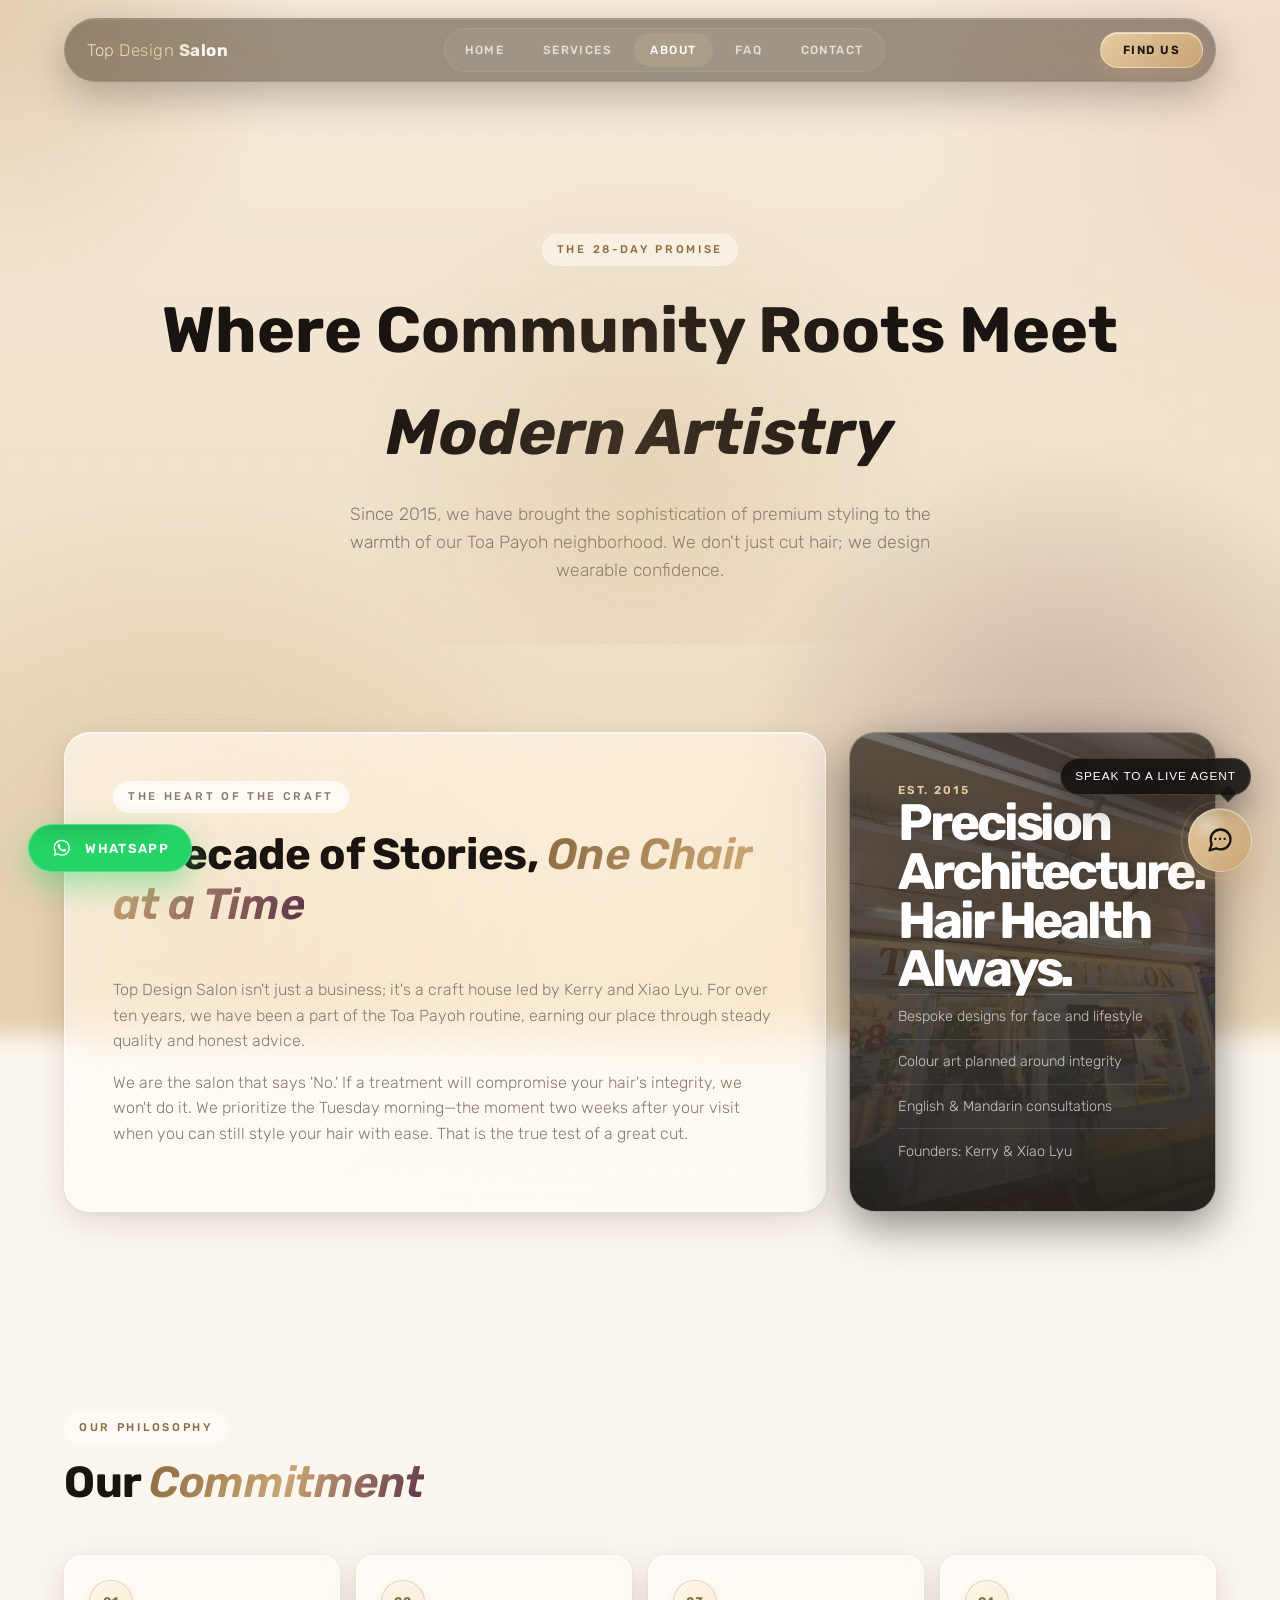
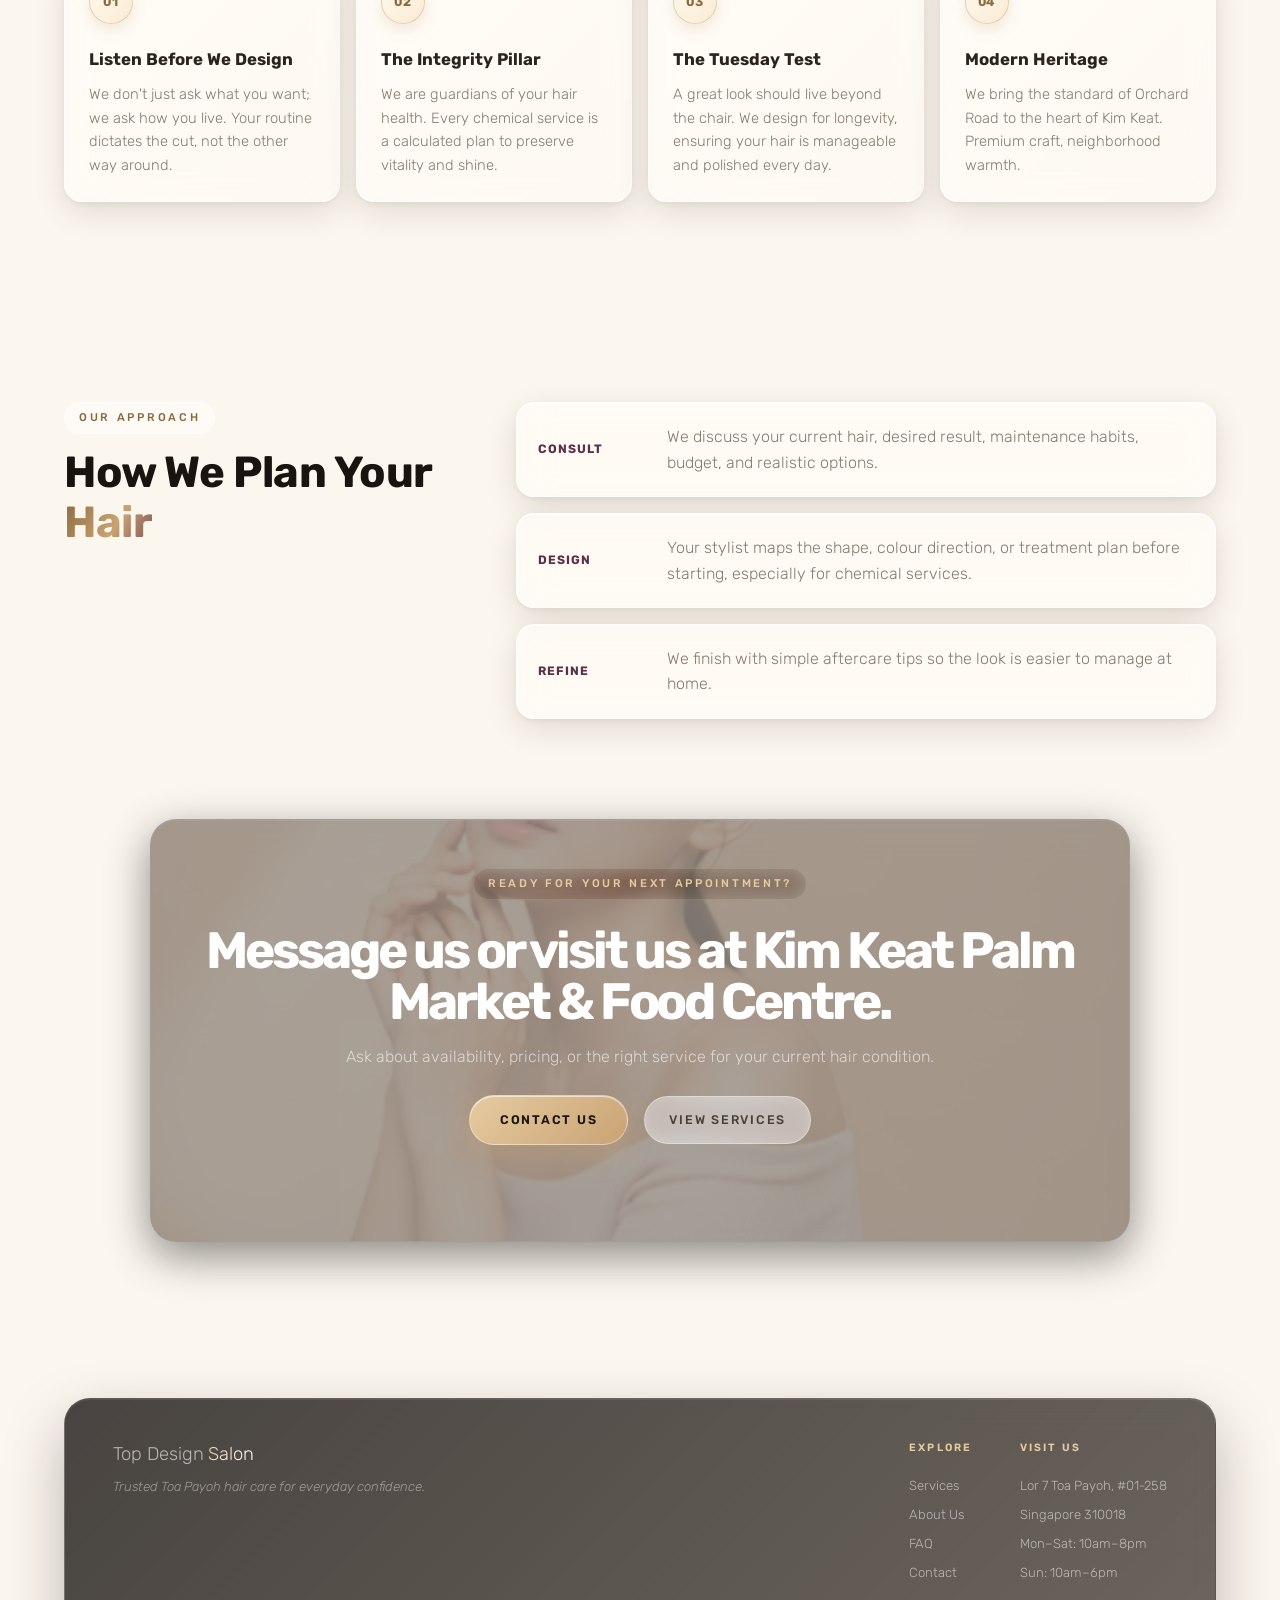
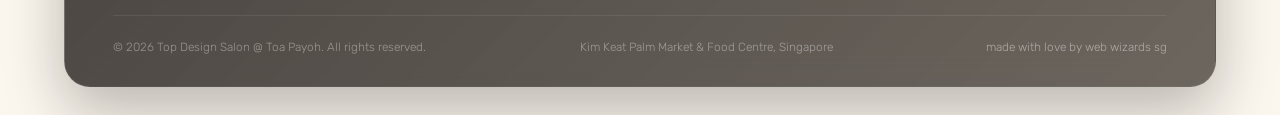
<file: about.html>
﻿<!doctype html>
<html lang="en">
  <head>
    <meta charset="UTF-8" />
    <meta name="viewport" content="width=device-width, initial-scale=1.0" />
    <meta name="theme-color" content="#14110f" />
    <meta
      name="description"
      content="Learn why Toa Payoh clients return to Top Design Salon for honest consultations, careful haircuts, healthy colour, and practical everyday hair care."
    />
    <meta
      name="keywords"
      content="about Top Design Salon, Toa Payoh hair salon, Kim Keat salon, trusted hair salon Singapore, hair consultation Toa Payoh, healthy hair colour, hair care Toa Payoh"
    />
    <meta name="author" content="Top Design Salon" />
    <meta name="robots" content="index, follow" />
    <link rel="canonical" href="https://top-design.vercel.app/about.html" />
    <link rel="sitemap" type="application/xml" title="Sitemap" href="/sitemap.xml" />

    <script src="https://cdn.botpress.cloud/webchat/v3.6/inject.js"></script>
    <script
      src="https://files.bpcontent.cloud/2026/05/21/11/20260521112656-5T4HJ5P5.js"
      defer
    ></script>

    <meta property="og:type" content="website" />
    <meta property="og:site_name" content="Top Design Salon" />
    <meta
      property="og:url"
      content="https://top-design.vercel.app/about.html"
    />
    <meta
      property="og:title"
      content="About Top Design Salon · Trusted Toa Payoh Hair Care"
    />
    <meta
      property="og:description"
      content="Top Design Salon has served Toa Payoh clients since 2015 with honest advice, careful styling, and hair-health focused service."
    />
    <meta
      property="og:image"
      content="https://top-design.vercel.app/Assets/storeFront.png"
    />
    <meta
      property="og:image:alt"
      content="Top Design Salon storefront in Toa Payoh"
    />
    <meta property="og:locale" content="en_SG" />

    <meta name="twitter:card" content="summary_large_image" />
    <meta
      name="twitter:url"
      content="https://top-design.vercel.app/about.html"
    />
    <meta
      name="twitter:title"
      content="About Top Design Salon · Trusted Toa Payoh Hair Care"
    />
    <meta
      name="twitter:description"
      content="A Toa Payoh salon built on honest consultation, careful hair advice, and everyday hair confidence."
    />
    <meta
      name="twitter:image"
      content="https://top-design.vercel.app/Assets/storeFront.png"
    />
    <meta
      name="twitter:image:alt"
      content="Top Design Salon storefront in Toa Payoh"
    />
    <title>About Top Design Salon &middot; Trusted Toa Payoh Hair Care</title>
    <script type="application/ld+json">
      {
        "@context": "https://schema.org",
        "@graph": [
          {
            "@type": "HairSalon",
            "@id": "https://top-design.vercel.app/#business",
            "name": "Top Design Salon",
            "url": "https://top-design.vercel.app/",
            "image": "https://top-design.vercel.app/Assets/storeFront.png",
            "logo": {
              "@type": "ImageObject",
              "url": "https://top-design.vercel.app/Assets/faveicon.png"
            },
            "description": "Toa Payoh's premium hair salon specializing in wearable confidence and hair integrity. Founded by Kerry and Xiao Lyu in 2015.",
            "telephone": "+6569098342",
            "priceRange": "$$",
            "foundingDate": "2015",
            "founder": [
              { "@type": "Person", "name": "Kerry" },
              { "@type": "Person", "name": "Xiao Lyu" }
            ],
            "address": {
              "@type": "PostalAddress",
              "streetAddress": "Lor 7 Toa Payoh, #01-258",
              "addressLocality": "Singapore",
              "postalCode": "310018",
              "addressCountry": "SG"
            }
          },
          {
            "@type": "AboutPage",
            "@id": "https://top-design.vercel.app/about.html#webpage",
            "url": "https://top-design.vercel.app/about.html",
            "name": "About Top Design Salon · Our Story and Philosophy",
            "description": "Learn about our decade of craft in Toa Payoh, our founders Kerry and Xiao Lyu, and our commitment to hair health and precision design.",
            "mainEntity": { "@id": "https://top-design.vercel.app/#business" },
            "breadcrumb": {
              "@type": "BreadcrumbList",
              "itemListElement": [
                { "@type": "ListItem", "position": 1, "name": "Home", "item": "https://top-design.vercel.app/" },
                { "@type": "ListItem", "position": 2, "name": "About", "item": "https://top-design.vercel.app/about.html" }
              ]
            }
          }
        ]
      }
    </script>

    <link rel="preconnect" href="https://fonts.googleapis.com" />
    <link rel="preconnect" href="https://fonts.gstatic.com" crossorigin />
    <link
      href="https://fonts.googleapis.com/css2?family=Rubik:ital,wght@0,300..900;1,300..900&display=swap"
      rel="stylesheet"
    />
    <link rel="icon" type="image/png" href="Assets/faveicon.png" />
    <link rel="apple-touch-icon" href="Assets/faveicon.png" />
    <link rel="stylesheet" href="styles.css" />
  </head>
  <body>
    <header>
      <nav aria-label="Primary">
        <a class="nav-logo" href="index.html"
          ><span>Top Design</span> <span class="salon-loop">Salon</span></a
        >
        <ul class="nav-links" id="primary-menu">
          <li><a href="index.html">Home</a></li>
          <li><a href="index.html#services">Services</a></li>
          <li><a href="about.html" aria-current="page">About</a></li>
          <li><a href="faq.html">FAQ</a></li>
          <li><a href="contact.html">Contact</a></li>
        </ul>
        <button
          type="button"
          class="nav-cta"
          onclick="window.location.href = 'contact.html'"
        >
          Find Us
        </button>
        <button
          type="button"
          class="nav-toggle"
          aria-controls="primary-menu"
          aria-expanded="false"
          aria-label="Open navigation menu"
        >
          <span></span>
          <span></span>
          <span></span>
        </button>
      </nav>
    </header>

    <main>
      <header class="page-header about-page-header">
        <p class="section-eyebrow fade-in">The 28-Day Promise</p>
        <h1 class="page-title fade-in d1">
          Where Community Roots Meet <em>Modern Artistry</em>
        </h1>
        <p class="page-subtitle fade-in d2">
          Since 2015, we have brought the sophistication of premium styling to
          the warmth of our Toa Payoh neighborhood. We don't just cut hair; we
          design wearable confidence.
        </p>
      </header>

      <section
        class="section about-story-section reveal"
        aria-labelledby="about-story-title"
      >
        <div class="about-story-grid">
          <div class="about-story-card glass-light">
            <p class="section-eyebrow">The Heart of the Craft</p>
            <h2 class="section-title" id="about-story-title">
              A Decade of Stories, <em>One Chair at a Time</em>
            </h2>
            <p>
              Top Design Salon isn't just a business; it's a craft house led by
              Kerry and Xiao Lyu. For over ten years, we have been a part of the
              Toa Payoh routine, earning our place through steady quality and
              honest advice.
            </p>
            <p>
              We are the salon that says 'No.' If a treatment will compromise
              your hair's integrity, we won't do it. We prioritize the Tuesday
              morning—the moment two weeks after your visit when you can still
              style your hair with ease. That is the true test of a great cut.
            </p>
          </div>

          <aside
            class="about-signature-card glass-dark"
            aria-label="Salon highlights"
          >
            <img
              class="signature-photo"
              src="Assets/storeFront.png"
              alt=""
              loading="lazy"
            />
            <span class="signature-kicker">Est. 2015</span>
            <strong>Precision Architecture. Hair Health Always.</strong>
            <div class="signature-list">
              <span>Bespoke designs for face and lifestyle</span>
              <span>Colour art planned around integrity</span>
              <span>English &amp; Mandarin consultations</span>
              <span>Founders: Kerry &amp; Xiao Lyu</span>
            </div>
          </aside>
        </div>
      </section>

      <section class="section reveal" aria-labelledby="values-title">
        <p class="section-eyebrow">Our Philosophy</p>
        <h2 class="section-title" id="values-title">Our <em>Commitment</em></h2>
        <div class="values-grid">
          <article class="value-card glass-light">
            <span>01</span>
            <h3>Listen Before We Design</h3>
            <p>
              We don't just ask what you want; we ask how you live. Your routine
              dictates the cut, not the other way around.
            </p>
          </article>
          <article class="value-card glass-light">
            <span>02</span>
            <h3>The Integrity Pillar</h3>
            <p>
              We are guardians of your hair health. Every chemical service is a
              calculated plan to preserve vitality and shine.
            </p>
          </article>
          <article class="value-card glass-light">
            <span>03</span>
            <h3>The Tuesday Test</h3>
            <p>
              A great look should live beyond the chair. We design for
              longevity, ensuring your hair is manageable and polished every
              day.
            </p>
          </article>
          <article class="value-card glass-light">
            <span>04</span>
            <h3>Modern Heritage</h3>
            <p>
              We bring the standard of Orchard Road to the heart of Kim Keat.
              Premium craft, neighborhood warmth.
            </p>
          </article>
        </div>
      </section>

      <section
        class="section about-process-section reveal"
        aria-labelledby="process-title"
      >
        <div>
          <p class="section-eyebrow">Our Approach</p>
          <h2 class="section-title" id="process-title">
            How We Plan Your <span class="salon-loop">Hair</span>
          </h2>
        </div>
        <div class="process-steps">
          <article class="process-step">
            <span>Consult</span>
            <p>
              We discuss your current hair, desired result, maintenance habits,
              budget, and realistic options.
            </p>
          </article>
          <article class="process-step">
            <span>Design</span>
            <p>
              Your stylist maps the shape, colour direction, or treatment plan
              before starting, especially for chemical services.
            </p>
          </article>
          <article class="process-step">
            <span>Refine</span>
            <p>
              We finish with simple aftercare tips so the look is easier to
              manage at home.
            </p>
          </article>
        </div>
      </section>

      <section
        class="section about-cta-section reveal"
        aria-label="Book a visit"
      >
        <div class="about-cta-card glass-dark">
          <img
            class="about-cta-photo"
            src="Assets/Memberships.png"
            alt=""
            loading="lazy"
          />
          <p class="section-eyebrow section-eyebrow--gold">
            Ready for your next appointment?
          </p>
          <h2>
            Message us or visit us at Kim Keat Palm Market &amp; Food Centre.
          </h2>
          <p>
            Ask about availability, pricing, or the right service for your
            current hair condition.
          </p>
          <div class="hero-actions">
            <a class="btn-primary" href="contact.html">Contact Us</a>
            <a class="btn-ghost" href="index.html#services">View Services</a>
          </div>
        </div>
      </section>
    </main>

    <a
      class="floating-whatsapp"
      href="contact.html"
      aria-label="Contact us on WhatsApp"
      data-prompt="Chat with us!"
    >
      <svg
        class="floating-whatsapp-icon"
        viewBox="0 0 32 32"
        aria-hidden="true"
        focusable="false"
      >
        <path
          d="M16.04 4C9.4 4 4 9.32 4 15.88c0 2.1.56 4.14 1.62 5.94L4 28l6.34-1.6a12.2 12.2 0 0 0 5.7 1.42c6.64 0 12.04-5.32 12.04-11.88S22.68 4 16.04 4Zm0 21.78a10.1 10.1 0 0 1-5.16-1.42l-.36-.22-3.76.96 1-3.64-.24-.38a9.65 9.65 0 0 1-1.48-5.2c0-5.42 4.48-9.84 10-9.84s10 4.42 10 9.84-4.48 9.9-10 9.9Zm5.48-7.4c-.3-.16-1.78-.86-2.06-.96-.28-.1-.48-.16-.68.16-.2.3-.78.96-.96 1.16-.18.2-.36.22-.66.08-.3-.16-1.28-.46-2.44-1.48-.9-.8-1.5-1.78-1.68-2.08-.18-.3-.02-.46.14-.62.14-.14.3-.36.46-.54.16-.18.2-.3.3-.5.1-.2.06-.38-.02-.54-.08-.16-.68-1.62-.94-2.22-.24-.58-.5-.5-.68-.5h-.58c-.2 0-.54.08-.82.38-.28.3-1.08 1.04-1.08 2.54s1.1 2.96 1.26 3.16c.16.2 2.18 3.28 5.28 4.6.74.32 1.32.5 1.76.64.74.24 1.42.2 1.96.12.6-.1 1.78-.72 2.04-1.42.26-.7.26-1.3.18-1.42-.08-.12-.28-.2-.58-.34Z"
        />
      </svg>
      <span>WhatsApp</span>
    </a>

    <footer>
      <div class="footer-inner">
        <div>
          <span class="footer-logo"
            ><span>Top Design</span> <span class="salon-loop">Salon</span></span
          >
          <div class="footer-tagline">
            Trusted Toa Payoh hair care for everyday confidence.
          </div>
        </div>
        <div class="footer-columns">
          <div class="footer-links">
            <div class="footer-links-head">Explore</div>
            <a href="index.html#services">Services</a>
            <a href="about.html">About Us</a>
            <a href="faq.html">FAQ</a>
            <a href="contact.html">Contact</a>
          </div>
          <div class="footer-links">
            <div class="footer-links-head">Visit Us</div>
            <a href="contact.html">Lor 7 Toa Payoh, #01-258</a>
            <a href="contact.html">Singapore 310018</a>
            <a href="contact.html">Mon&ndash;Sat: 10am&ndash;8pm</a>
            <a href="contact.html">Sun: 10am&ndash;6pm</a>
          </div>
        </div>
      </div>
      <div class="footer-bottom">
        <div class="footer-copy">
          &copy; 2026 Top Design Salon @ Toa Payoh. All rights reserved.
        </div>
        <div class="footer-copy">
          Kim Keat Palm Market &amp; Food Centre, Singapore
        </div>
        <div class="footer-copy footer-credit">
          <a href="https://webwizardsg.com" target="_blank" rel="noopener"
            >made with love by web wizards sg</a
          >
        </div>
      </div>
    </footer>

    <script>
      const revealObserver = new IntersectionObserver(
        (entries) => {
          entries.forEach((entry) => {
            if (entry.isIntersecting) {
              entry.target.classList.add("is-visible");
              revealObserver.unobserve(entry.target);
            }
          });
        },
        { threshold: 0.14 },
      );

      document
        .querySelectorAll(".reveal, .value-card, .process-step")
        .forEach((el) => revealObserver.observe(el));

      const nav = document.querySelector("nav");
      const navToggle = document.querySelector(".nav-toggle");
      const navLinks = document.querySelectorAll(".nav-links a");

      if (nav && navToggle) {
        navToggle.addEventListener("click", () => {
          const isOpen = nav.classList.toggle("menu-open");
          navToggle.setAttribute("aria-expanded", String(isOpen));
          navToggle.setAttribute(
            "aria-label",
            isOpen ? "Close navigation menu" : "Open navigation menu",
          );
        });

        navLinks.forEach((link) => {
          link.addEventListener("click", () => {
            nav.classList.remove("menu-open");
            navToggle.setAttribute("aria-expanded", "false");
            navToggle.setAttribute("aria-label", "Open navigation menu");
          });
        });

        document.addEventListener("keydown", (event) => {
          if (event.key === "Escape") {
            nav.classList.remove("menu-open");
            navToggle.setAttribute("aria-expanded", "false");
            navToggle.setAttribute("aria-label", "Open navigation menu");
          }
        });
      }

      // Rotating chat-bubble prompts above the floating WhatsApp button
      const waBtn = document.querySelector(".floating-whatsapp");
      if (waBtn) {
        if (!waBtn.querySelector(".floating-whatsapp-tail")) {
          const tail = document.createElement("span");
          tail.className = "floating-whatsapp-tail";
          tail.setAttribute("aria-hidden", "true");
          waBtn.appendChild(tail);
        }
        const prompts = [
          "Chat with us!",
          "Book your appointment",
          "Ask for hair advice",
          "We reply in ~30 min",
        ];
        let pIdx = 0;
        setInterval(() => {
          pIdx = (pIdx + 1) % prompts.length;
          waBtn.classList.add("is-prompt-out");
          setTimeout(() => {
            waBtn.setAttribute("data-prompt", prompts[pIdx]);
            waBtn.classList.remove("is-prompt-out");
          }, 300);
        }, 3800);
      }

      const createBotpressLiveAgentWrapper = () => {
        if (document.querySelector(".botpress-live-agent-wrapper")) return;

        const wrapper = document.createElement("div");
        wrapper.className = "botpress-live-agent-wrapper";

        const button = document.createElement("button");
        button.type = "button";
        button.className = "botpress-live-agent-button";
        button.setAttribute("aria-label", "Speak to a live agent");
        button.setAttribute("data-prompt", "Speak to a live agent");
        button.innerHTML = `
          <svg viewBox="0 0 24 24" aria-hidden="true" focusable="false">
            <path d="M21 11.5a8.4 8.4 0 0 1-.9 3.8 8.5 8.5 0 0 1-7.6 4.7 8.4 8.4 0 0 1-3.8-.9L3 21l1.9-5.7A8.4 8.4 0 0 1 4 11.5 8.5 8.5 0 1 1 21 11.5Z"></path>
            <path d="M8 11h.01"></path>
            <path d="M12 11h.01"></path>
            <path d="M16 11h.01"></path>
          </svg>
        `;

        const tail = document.createElement("span");
        tail.className = "botpress-live-agent-tail";
        tail.setAttribute("aria-hidden", "true");

        const openBotpress = () => {
          if (window.botpress?.open) {
            window.botpress.open();
            return;
          }
          if (window.botpress?.sendEvent) {
            window.botpress.sendEvent({ type: "show" });
            return;
          }
          const launcher = document.querySelector(
            '[class*="bpFab"], [class*="bp-widget"], [id*="bp-web-widget"], iframe[src*="botpress"]',
          );
          launcher?.click();
        };

        button.addEventListener("click", openBotpress);
        wrapper.append(button, tail);
        document.body.appendChild(wrapper);
      };

      if (document.readyState === "loading") {
        document.addEventListener("DOMContentLoaded", createBotpressLiveAgentWrapper);
      } else {
        createBotpressLiveAgentWrapper();
      }
    </script>
  </body>
</html>
</file>
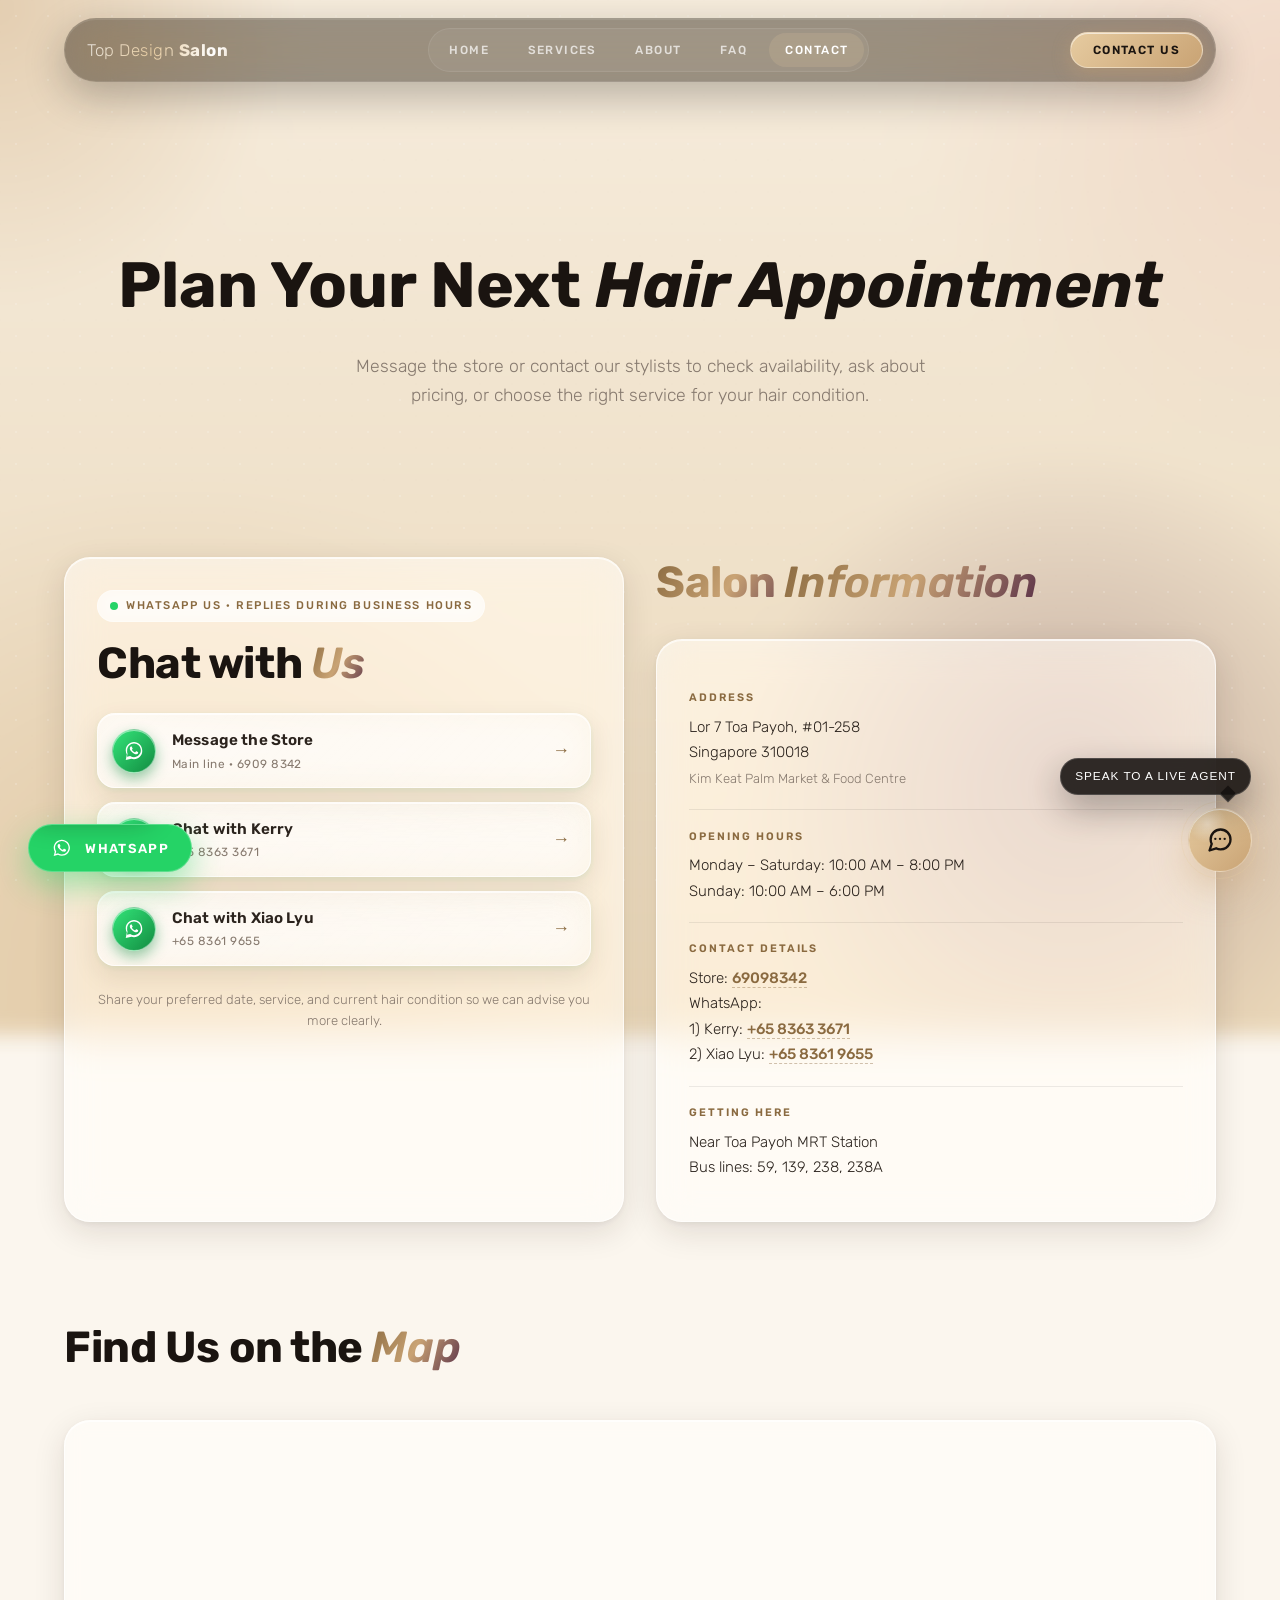
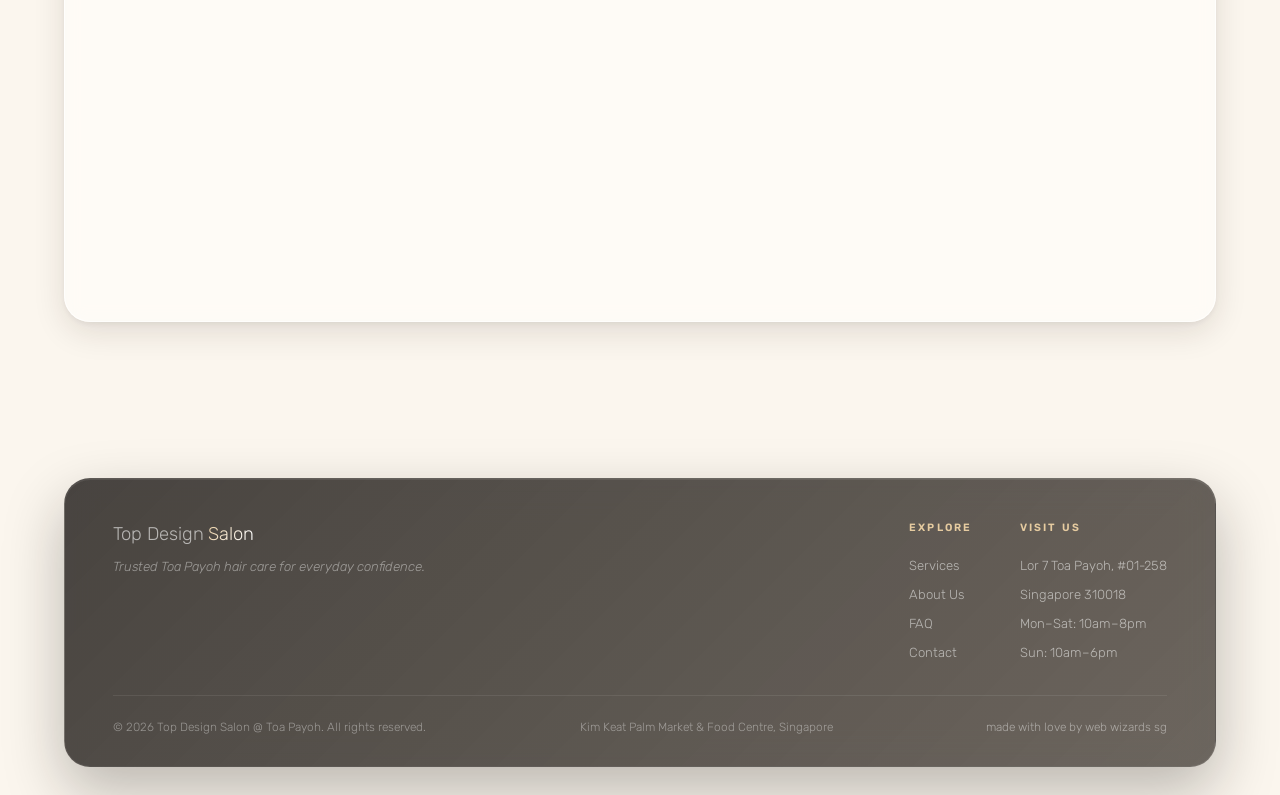
<file: contact.html>
﻿<!doctype html>
<html lang="en">
  <head>
    <meta charset="UTF-8" />
    <meta name="viewport" content="width=device-width, initial-scale=1.0" />
    <meta name="theme-color" content="#14110f" />
    <meta
      name="description"
      content="Contact Top Design Salon in Toa Payoh to check availability, ask about pricing, book a haircut, colour, perm, rebonding, or treatment, and find directions."
    />
    <meta
      name="keywords"
      content="contact Top Design Salon, book hair salon Toa Payoh, WhatsApp hair salon Singapore, Toa Payoh haircut booking, Kim Keat salon contact, hair colour appointment Toa Payoh"
    />
    <meta name="author" content="Top Design Salon" />
    <meta name="robots" content="index, follow" />
    <link rel="canonical" href="https://top-design.vercel.app/contact.html" />
    <link rel="sitemap" type="application/xml" title="Sitemap" href="/sitemap.xml" />

    <script src="https://cdn.botpress.cloud/webchat/v3.6/inject.js"></script>
    <script
      src="https://files.bpcontent.cloud/2026/05/21/11/20260521112656-5T4HJ5P5.js"
      defer
    ></script>

    <meta property="og:type" content="website" />
    <meta property="og:site_name" content="Top Design Salon" />
    <meta
      property="og:url"
      content="https://top-design.vercel.app/contact.html"
    />
    <meta property="og:title" content="Contact Top Design Salon · Toa Payoh" />
    <meta
      property="og:description"
      content="Message Top Design Salon to check availability, ask about pricing, book a hair service, or find us at Kim Keat Palm in Toa Payoh."
    />
    <meta
      property="og:image"
      content="https://top-design.vercel.app/Assets/storeFront.png"
    />
    <meta
      property="og:image:alt"
      content="Top Design Salon storefront in Toa Payoh"
    />
    <meta property="og:locale" content="en_SG" />

    <meta name="twitter:card" content="summary_large_image" />
    <meta
      name="twitter:url"
      content="https://top-design.vercel.app/contact.html"
    />
    <meta name="twitter:title" content="Contact Top Design Salon · Toa Payoh" />
    <meta
      name="twitter:description"
      content="Contact Top Design Salon for bookings, pricing, WhatsApp enquiries, and directions to our Toa Payoh salon."
    />
    <meta
      name="twitter:image"
      content="https://top-design.vercel.app/Assets/storeFront.png"
    />
    <meta
      name="twitter:image:alt"
      content="Top Design Salon storefront in Toa Payoh"
    />
    <title>Contact Us &middot; Top Design Salon &middot; Toa Payoh</title>
    <script type="application/ld+json">
      {
        "@context": "https://schema.org",
        "@graph": [
          {
            "@type": "HairSalon",
            "@id": "https://top-design.vercel.app/#business",
            "name": "Top Design Salon",
            "url": "https://top-design.vercel.app/",
            "telephone": "+6569098342",
            "address": {
              "@type": "PostalAddress",
              "streetAddress": "Lor 7 Toa Payoh, #01-258",
              "addressLocality": "Singapore",
              "postalCode": "310018",
              "addressCountry": "SG"
            }
          },
          {
            "@type": "ContactPage",
            "@id": "https://top-design.vercel.app/contact.html#webpage",
            "url": "https://top-design.vercel.app/contact.html",
            "name": "Contact Top Design Salon · Book Your Appointment",
            "description": "Get in touch with Kerry or Xiao Lyu at Top Design Salon. Book via WhatsApp or visit us at Kim Keat Palm Market.",
            "mainEntity": { "@id": "https://top-design.vercel.app/#business" },
            "contactPoint": [
              {
                "@type": "ContactPoint",
                "telephone": "+6583633671",
                "contactType": "WhatsApp Booking",
                "name": "Kerry",
                "availableLanguage": ["English", "Chinese"]
              },
              {
                "@type": "ContactPoint",
                "telephone": "+6583619655",
                "contactType": "WhatsApp Booking",
                "name": "Xiao Lyu",
                "availableLanguage": ["English", "Chinese"]
              }
            ],
            "breadcrumb": {
              "@type": "BreadcrumbList",
              "itemListElement": [
                { "@type": "ListItem", "position": 1, "name": "Home", "item": "https://top-design.vercel.app/" },
                { "@type": "ListItem", "position": 2, "name": "Contact", "item": "https://top-design.vercel.app/contact.html" }
              ]
            }
          }
        ]
      }
    </script>

    <link rel="preconnect" href="https://fonts.googleapis.com" />
    <link rel="preconnect" href="https://fonts.gstatic.com" crossorigin />
    <link
      href="https://fonts.googleapis.com/css2?family=Rubik:ital,wght@0,300..900;1,300..900&display=swap"
      rel="stylesheet"
    />
    <link rel="icon" type="image/png" href="Assets/faveicon.png" />
    <link rel="apple-touch-icon" href="Assets/faveicon.png" />
    <link rel="stylesheet" href="styles.css" />
  </head>
  <body>
    <header>
      <nav aria-label="Primary">
        <a class="nav-logo" href="index.html"
          ><span>Top Design</span> <span class="salon-loop">Salon</span></a
        >
        <ul class="nav-links" id="primary-menu">
          <li><a href="index.html">Home</a></li>
          <li><a href="index.html#services">Services</a></li>
          <li><a href="about.html">About</a></li>
          <li><a href="faq.html">FAQ</a></li>
          <li><a href="contact.html" aria-current="page">Contact</a></li>
        </ul>
        <button
          type="button"
          class="nav-cta"
          onclick="window.location.href = 'contact.html'"
        >
          Contact Us
        </button>
        <button
          type="button"
          class="nav-toggle"
          aria-controls="primary-menu"
          aria-expanded="false"
          aria-label="Open navigation menu"
        >
          <span></span>
          <span></span>
          <span></span>
        </button>
      </nav>
    </header>

    <main>
      <header class="page-header">
        <h1 class="page-title fade-in">
          Plan Your Next <em>Hair Appointment</em>
        </h1>
        <p class="page-subtitle fade-in d1">
          Message the store or contact our stylists to check availability, ask
          about pricing, or choose the right service for your hair condition.
        </p>
      </header>

      <section class="section">
        <div class="contact-inner">
          <div class="contact-card contact-card--chat reveal">
            <span class="contact-card-eyebrow">
              <span class="contact-card-dot" aria-hidden="true"></span>
              WhatsApp us &middot; Replies during business hours
            </span>
            <h2 class="section-title" style="margin-bottom: 1.6rem">
              Chat with <em>Us</em>
            </h2>
            <div class="whatsapp-actions">
              <a
                href="https://wa.me/6569098342"
                class="btn-whatsapp"
                target="_blank"
                rel="noopener"
              >
                <span class="btn-whatsapp-icon" aria-hidden="true">
                  <svg viewBox="0 0 32 32" xmlns="http://www.w3.org/2000/svg">
                    <path
                      d="M16.003 3C9.376 3 4 8.376 4 15.003c0 2.116.554 4.18 1.607 6.001L4 29l8.218-1.557a11.957 11.957 0 0 0 3.785.612h.001c6.627 0 12.003-5.376 12.003-12.003C28.007 8.376 22.63 3 16.003 3zm0 21.957a9.93 9.93 0 0 1-5.063-1.39l-.363-.215-4.879.925.928-4.756-.236-.378A9.928 9.928 0 0 1 6.058 15c0-5.493 4.456-9.954 9.945-9.954 5.49 0 9.949 4.461 9.949 9.954s-4.459 9.957-9.949 9.957zm5.45-7.461c-.299-.149-1.766-.872-2.04-.972-.274-.099-.474-.149-.673.149-.198.298-.773.972-.948 1.171-.174.198-.348.223-.647.074-.298-.149-1.258-.464-2.397-1.479-.886-.791-1.484-1.766-1.659-2.064-.174-.298-.018-.46.131-.609.134-.133.298-.347.447-.52.149-.174.198-.298.298-.496.099-.198.05-.372-.025-.521-.074-.149-.673-1.622-.923-2.222-.243-.583-.49-.503-.673-.512l-.573-.01c-.198 0-.521.074-.795.372-.273.298-1.045 1.021-1.045 2.494 0 1.473 1.07 2.896 1.22 3.094.149.198 2.106 3.217 5.107 4.51.713.308 1.27.492 1.704.63.715.227 1.366.195 1.881.118.574-.085 1.766-.722 2.016-1.42.249-.696.249-1.292.174-1.42-.075-.124-.273-.198-.572-.347z"
                    />
                  </svg>
                </span>
                <span class="btn-whatsapp-label">
                  <strong>Message the Store</strong>
                  <small>Main line &middot; 6909 8342</small>
                </span>
                <span class="btn-whatsapp-arrow" aria-hidden="true"
                  >&rarr;</span
                >
              </a>
              <a
                href="https://wa.me/6583633671"
                class="btn-whatsapp"
                target="_blank"
                rel="noopener"
              >
                <span class="btn-whatsapp-icon" aria-hidden="true">
                  <svg viewBox="0 0 32 32" xmlns="http://www.w3.org/2000/svg">
                    <path
                      d="M16.003 3C9.376 3 4 8.376 4 15.003c0 2.116.554 4.18 1.607 6.001L4 29l8.218-1.557a11.957 11.957 0 0 0 3.785.612h.001c6.627 0 12.003-5.376 12.003-12.003C28.007 8.376 22.63 3 16.003 3zm0 21.957a9.93 9.93 0 0 1-5.063-1.39l-.363-.215-4.879.925.928-4.756-.236-.378A9.928 9.928 0 0 1 6.058 15c0-5.493 4.456-9.954 9.945-9.954 5.49 0 9.949 4.461 9.949 9.954s-4.459 9.957-9.949 9.957zm5.45-7.461c-.299-.149-1.766-.872-2.04-.972-.274-.099-.474-.149-.673.149-.198.298-.773.972-.948 1.171-.174.198-.348.223-.647.074-.298-.149-1.258-.464-2.397-1.479-.886-.791-1.484-1.766-1.659-2.064-.174-.298-.018-.46.131-.609.134-.133.298-.347.447-.52.149-.174.198-.298.298-.496.099-.198.05-.372-.025-.521-.074-.149-.673-1.622-.923-2.222-.243-.583-.49-.503-.673-.512l-.573-.01c-.198 0-.521.074-.795.372-.273.298-1.045 1.021-1.045 2.494 0 1.473 1.07 2.896 1.22 3.094.149.198 2.106 3.217 5.107 4.51.713.308 1.27.492 1.704.63.715.227 1.366.195 1.881.118.574-.085 1.766-.722 2.016-1.42.249-.696.249-1.292.174-1.42-.075-.124-.273-.198-.572-.347z"
                    />
                  </svg>
                </span>
                <span class="btn-whatsapp-label">
                  <strong>Chat with Kerry</strong>
                  <small>+65 8363 3671</small>
                </span>
                <span class="btn-whatsapp-arrow" aria-hidden="true"
                  >&rarr;</span
                >
              </a>
              <a
                href="https://wa.me/6583619655"
                class="btn-whatsapp"
                target="_blank"
                rel="noopener"
              >
                <span class="btn-whatsapp-icon" aria-hidden="true">
                  <svg viewBox="0 0 32 32" xmlns="http://www.w3.org/2000/svg">
                    <path
                      d="M16.003 3C9.376 3 4 8.376 4 15.003c0 2.116.554 4.18 1.607 6.001L4 29l8.218-1.557a11.957 11.957 0 0 0 3.785.612h.001c6.627 0 12.003-5.376 12.003-12.003C28.007 8.376 22.63 3 16.003 3zm0 21.957a9.93 9.93 0 0 1-5.063-1.39l-.363-.215-4.879.925.928-4.756-.236-.378A9.928 9.928 0 0 1 6.058 15c0-5.493 4.456-9.954 9.945-9.954 5.49 0 9.949 4.461 9.949 9.954s-4.459 9.957-9.949 9.957zm5.45-7.461c-.299-.149-1.766-.872-2.04-.972-.274-.099-.474-.149-.673.149-.198.298-.773.972-.948 1.171-.174.198-.348.223-.647.074-.298-.149-1.258-.464-2.397-1.479-.886-.791-1.484-1.766-1.659-2.064-.174-.298-.018-.46.131-.609.134-.133.298-.347.447-.52.149-.174.198-.298.298-.496.099-.198.05-.372-.025-.521-.074-.149-.673-1.622-.923-2.222-.243-.583-.49-.503-.673-.512l-.573-.01c-.198 0-.521.074-.795.372-.273.298-1.045 1.021-1.045 2.494 0 1.473 1.07 2.896 1.22 3.094.149.198 2.106 3.217 5.107 4.51.713.308 1.27.492 1.704.63.715.227 1.366.195 1.881.118.574-.085 1.766-.722 2.016-1.42.249-.696.249-1.292.174-1.42-.075-.124-.273-.198-.572-.347z"
                    />
                  </svg>
                </span>
                <span class="btn-whatsapp-label">
                  <strong>Chat with Xiao Lyu</strong>
                  <small>+65 8361 9655</small>
                </span>
                <span class="btn-whatsapp-arrow" aria-hidden="true"
                  >&rarr;</span
                >
              </a>
            </div>
            <p class="info-note contact-card-footnote">
              Share your preferred date, service, and current hair condition so
              we can advise you more clearly.
            </p>
          </div>

          <div class="reveal">
            <h2 class="section-title" style="margin-bottom: 2rem">
              <span class="salon-loop">Salon</span> <em>Information</em>
            </h2>
            <div class="contact-card">
              <div class="info-block">
                <div class="info-label">Address</div>
                <div class="info-value">
                  Lor 7 Toa Payoh, #01-258<br />Singapore 310018<br />
                  <span class="info-note"
                    >Kim Keat Palm Market &amp; Food Centre</span
                  >
                </div>
              </div>
              <div class="info-block">
                <div class="info-label">Opening Hours</div>
                <div class="info-value">
                  Monday &ndash; Saturday: 10:00 AM &ndash; 8:00 PM<br />
                  Sunday: 10:00 AM &ndash; 6:00 PM
                </div>
              </div>
              <div class="info-block">
                <div class="info-label">Contact Details</div>
                <div class="info-value">
                  Store: <a href="tel:69098342">69098342</a><br />
                  WhatsApp:<br />
                  1) Kerry: <a href="https://wa.me/6583633671">+65 8363 3671</a
                  ><br />
                  2) Xiao Lyu:
                  <a href="https://wa.me/6583619655">+65 8361 9655</a>
                </div>
              </div>
              <div class="info-block">
                <div class="info-label">Getting Here</div>
                <div class="info-value">
                  Near Toa Payoh MRT Station<br />Bus lines: 59, 139, 238, 238A
                </div>
              </div>
            </div>
          </div>
        </div>
      </section>

      <section class="section" style="padding-top: 0">
        <h2 class="section-title reveal">Find Us on the <em>Map</em></h2>
        <div class="map-placeholder reveal" style="min-height: 500px">
          <iframe
            src="https://www.google.com/maps/embed?pb=!1m18!1m12!1m3!1d3988.7341700835545!2d103.85392137570409!3d1.335720661619575!2m3!1f0!2f0!3f0!3m2!1i1024!2i768!4f13.1!3m3!1m2!1s0x31da173f5e00a885%3A0xf2bbf4fec0695e34!2sTop%20Design%20Salon%20(Toa%20Payoh%20Branch)!5e0!3m2!1sen!2ssg!4v1779213539434!5m2!1sen!2ssg"
            width="100%"
            height="100%"
            style="border: 0; min-height: 500px"
            allowfullscreen=""
            loading="lazy"
            referrerpolicy="no-referrer-when-downgrade"
          >
          </iframe>
        </div>
      </section>
    </main>

    <a
      class="floating-whatsapp"
      href="contact.html"
      aria-label="Contact us on WhatsApp"
      data-prompt="Chat with us!"
    >
      <svg
        class="floating-whatsapp-icon"
        viewBox="0 0 32 32"
        aria-hidden="true"
        focusable="false"
      >
        <path
          d="M16.04 4C9.4 4 4 9.32 4 15.88c0 2.1.56 4.14 1.62 5.94L4 28l6.34-1.6a12.2 12.2 0 0 0 5.7 1.42c6.64 0 12.04-5.32 12.04-11.88S22.68 4 16.04 4Zm0 21.78a10.1 10.1 0 0 1-5.16-1.42l-.36-.22-3.76.96 1-3.64-.24-.38a9.65 9.65 0 0 1-1.48-5.2c0-5.42 4.48-9.84 10-9.84s10 4.42 10 9.84-4.48 9.9-10 9.9Zm5.48-7.4c-.3-.16-1.78-.86-2.06-.96-.28-.1-.48-.16-.68.16-.2.3-.78.96-.96 1.16-.18.2-.36.22-.66.08-.3-.16-1.28-.46-2.44-1.48-.9-.8-1.5-1.78-1.68-2.08-.18-.3-.02-.46.14-.62.14-.14.3-.36.46-.54.16-.18.2-.3.3-.5.1-.2.06-.38-.02-.54-.08-.16-.68-1.62-.94-2.22-.24-.58-.5-.5-.68-.5h-.58c-.2 0-.54.08-.82.38-.28.3-1.08 1.04-1.08 2.54s1.1 2.96 1.26 3.16c.16.2 2.18 3.28 5.28 4.6.74.32 1.32.5 1.76.64.74.24 1.42.2 1.96.12.6-.1 1.78-.72 2.04-1.42.26-.7.26-1.3.18-1.42-.08-.12-.28-.2-.58-.34Z"
        />
      </svg>
      <span>WhatsApp</span>
    </a>

    <!-- FOOTER -->
    <footer>
      <div class="footer-inner">
        <div>
          <span class="footer-logo"
            ><span>Top Design</span> <span class="salon-loop">Salon</span></span
          >
          <div class="footer-tagline">
            Trusted Toa Payoh hair care for everyday confidence.
          </div>
        </div>
        <div class="footer-columns">
          <div class="footer-links">
            <div class="footer-links-head">Explore</div>
            <a href="index.html#services">Services</a>
            <a href="about.html">About Us</a>
            <a href="faq.html">FAQ</a>
            <a href="contact.html">Contact</a>
          </div>
          <div class="footer-links">
            <div class="footer-links-head">Visit Us</div>
            <a href="contact.html">Lor 7 Toa Payoh, #01-258</a>
            <a href="contact.html">Singapore 310018</a>
            <a href="contact.html">Mon&ndash;Sat: 10am&ndash;8pm</a>
            <a href="contact.html">Sun: 10am&ndash;6pm</a>
          </div>
        </div>
      </div>
      <div class="footer-bottom">
        <div class="footer-copy">
          &copy; 2026 Top Design Salon @ Toa Payoh. All rights reserved.
        </div>
        <div class="footer-copy">
          Kim Keat Palm Market &amp; Food Centre, Singapore
        </div>
        <div class="footer-copy footer-credit">
          <a href="https://webwizardsg.com" target="_blank" rel="noopener"
            >made with love by web wizards sg</a
          >
        </div>
      </div>
    </footer>

    <script>
      const revealObserver = new IntersectionObserver(
        (entries) => {
          entries.forEach((entry) => {
            if (entry.isIntersecting) {
              entry.target.classList.add("is-visible");
              revealObserver.unobserve(entry.target);
            }
          });
        },
        { threshold: 0.1 },
      );

      document
        .querySelectorAll(".reveal, .service-card, .stat-item")
        .forEach((el) => revealObserver.observe(el));

      const nav = document.querySelector("nav");
      const navToggle = document.querySelector(".nav-toggle");
      const navLinks = document.querySelectorAll(".nav-links a");

      if (nav && navToggle) {
        navToggle.addEventListener("click", () => {
          const isOpen = nav.classList.toggle("menu-open");
          navToggle.setAttribute("aria-expanded", String(isOpen));
          navToggle.setAttribute(
            "aria-label",
            isOpen ? "Close navigation menu" : "Open navigation menu",
          );
        });

        navLinks.forEach((link) => {
          link.addEventListener("click", () => {
            nav.classList.remove("menu-open");
            navToggle.setAttribute("aria-expanded", "false");
            navToggle.setAttribute("aria-label", "Open navigation menu");
          });
        });

        document.addEventListener("keydown", (event) => {
          if (event.key === "Escape") {
            nav.classList.remove("menu-open");
            navToggle.setAttribute("aria-expanded", "false");
            navToggle.setAttribute("aria-label", "Open navigation menu");
          }
        });
      }

      // Rotating chat-bubble prompts above the floating WhatsApp button
      const waBtn = document.querySelector(".floating-whatsapp");
      if (waBtn) {
        if (!waBtn.querySelector(".floating-whatsapp-tail")) {
          const tail = document.createElement("span");
          tail.className = "floating-whatsapp-tail";
          tail.setAttribute("aria-hidden", "true");
          waBtn.appendChild(tail);
        }
        const prompts = [
          "Chat with us!",
          "Book your appointment",
          "Ask for hair advice",
          "We reply in ~30 min",
        ];
        let pIdx = 0;
        setInterval(() => {
          pIdx = (pIdx + 1) % prompts.length;
          waBtn.classList.add("is-prompt-out");
          setTimeout(() => {
            waBtn.setAttribute("data-prompt", prompts[pIdx]);
            waBtn.classList.remove("is-prompt-out");
          }, 300);
        }, 3800);
      }

      const createBotpressLiveAgentWrapper = () => {
        if (document.querySelector(".botpress-live-agent-wrapper")) return;

        const wrapper = document.createElement("div");
        wrapper.className = "botpress-live-agent-wrapper";

        const button = document.createElement("button");
        button.type = "button";
        button.className = "botpress-live-agent-button";
        button.setAttribute("aria-label", "Speak to a live agent");
        button.setAttribute("data-prompt", "Speak to a live agent");
        button.innerHTML = `
          <svg viewBox="0 0 24 24" aria-hidden="true" focusable="false">
            <path d="M21 11.5a8.4 8.4 0 0 1-.9 3.8 8.5 8.5 0 0 1-7.6 4.7 8.4 8.4 0 0 1-3.8-.9L3 21l1.9-5.7A8.4 8.4 0 0 1 4 11.5 8.5 8.5 0 1 1 21 11.5Z"></path>
            <path d="M8 11h.01"></path>
            <path d="M12 11h.01"></path>
            <path d="M16 11h.01"></path>
          </svg>
        `;

        const tail = document.createElement("span");
        tail.className = "botpress-live-agent-tail";
        tail.setAttribute("aria-hidden", "true");

        const openBotpress = () => {
          if (window.botpress?.open) {
            window.botpress.open();
            return;
          }
          if (window.botpress?.sendEvent) {
            window.botpress.sendEvent({ type: "show" });
            return;
          }
          const launcher = document.querySelector(
            '[class*="bpFab"], [class*="bp-widget"], [id*="bp-web-widget"], iframe[src*="botpress"]',
          );
          launcher?.click();
        };

        button.addEventListener("click", openBotpress);
        wrapper.append(button, tail);
        document.body.appendChild(wrapper);
      };

      if (document.readyState === "loading") {
        document.addEventListener("DOMContentLoaded", createBotpressLiveAgentWrapper);
      } else {
        createBotpressLiveAgentWrapper();
      }
    </script>
  </body>
</html>
</file>
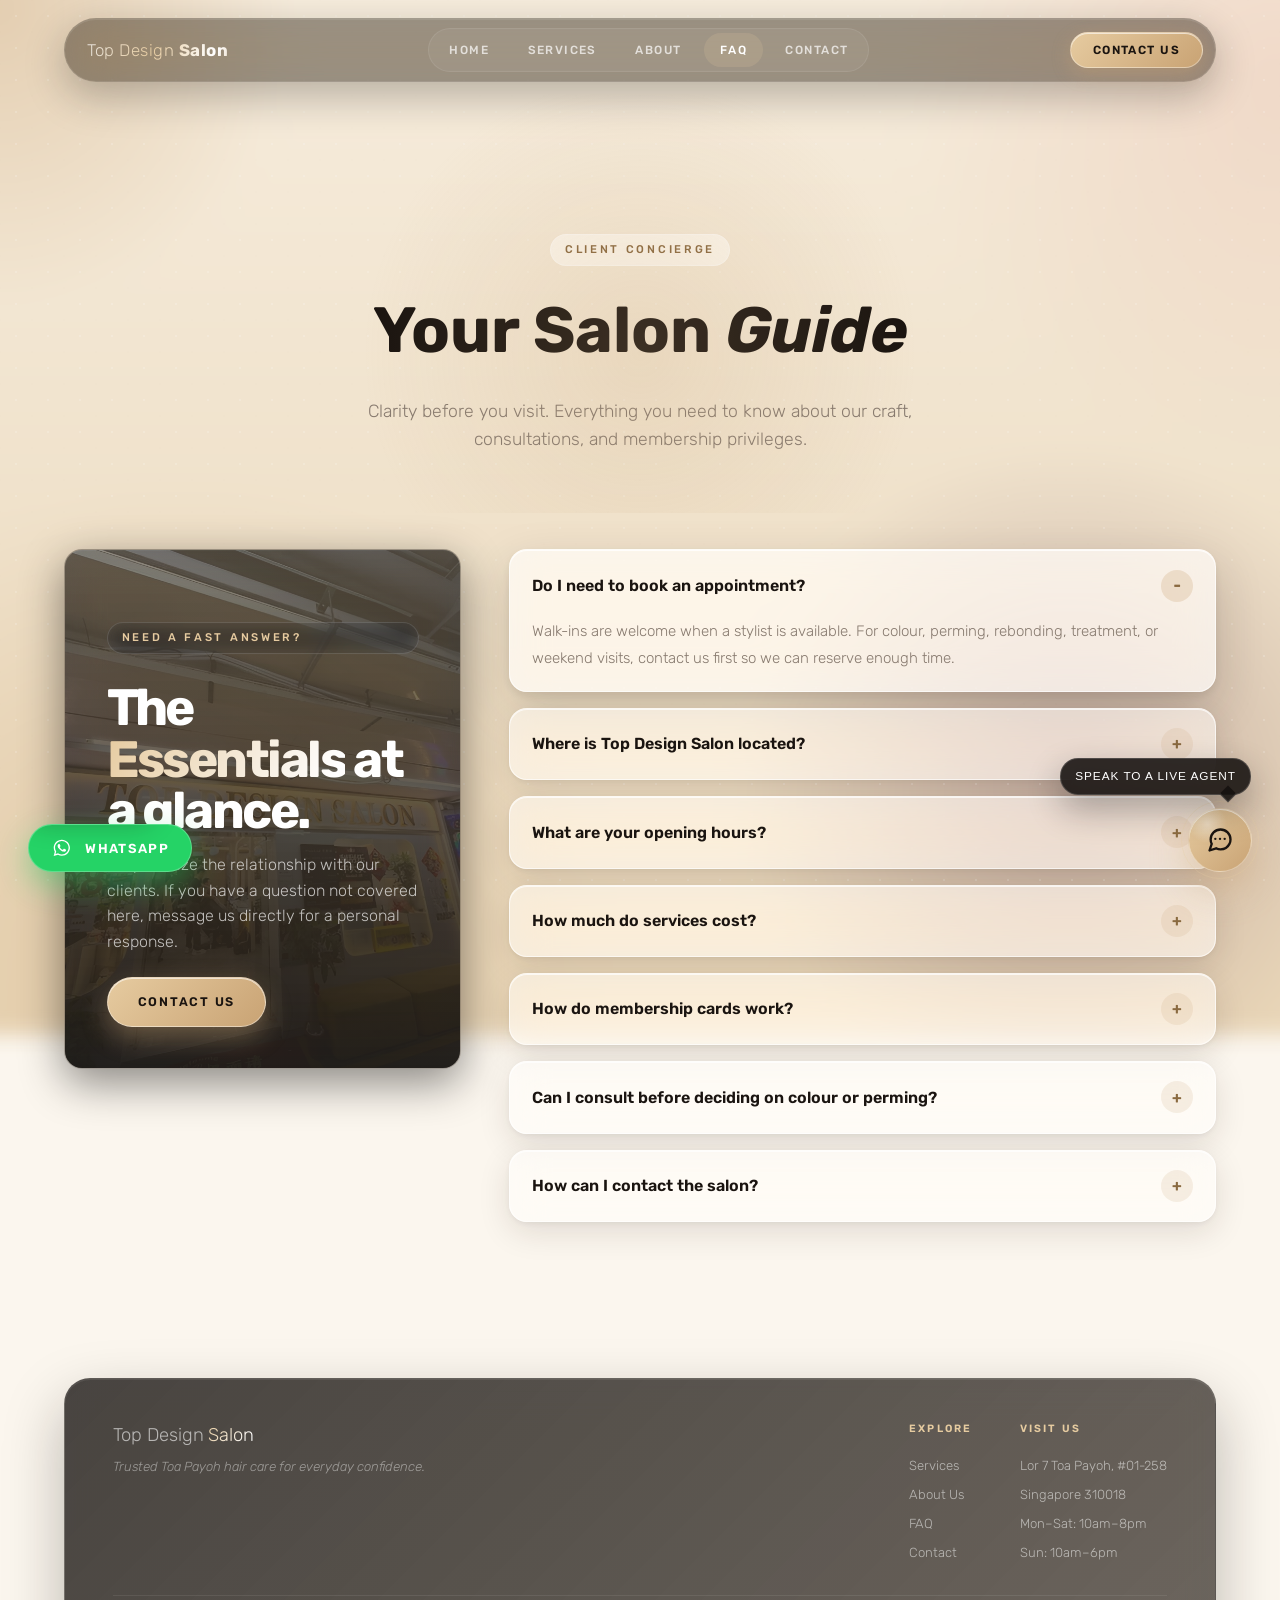
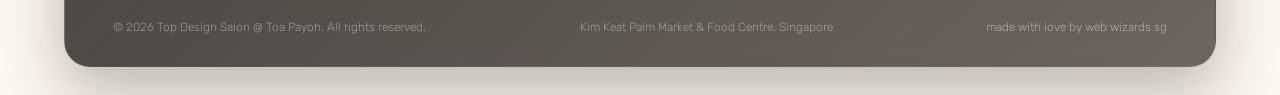
<file: faq.html>
<!doctype html>
<html lang="en">
  <head>
    <meta charset="UTF-8" />
    <meta name="viewport" content="width=device-width, initial-scale=1.0" />
    <meta name="theme-color" content="#14110f" />
    <meta
      name="description"
      content="FAQ for Top Design Salon in Toa Payoh, including bookings, pricing, consultations, membership cards, opening hours, and what to expect before your visit."
    />
    <meta
      name="keywords"
      content="Top Design Salon FAQ, Toa Payoh salon prices, hair salon booking FAQ, hair colour consultation Singapore, salon membership Toa Payoh, haircut price Toa Payoh"
    />
    <meta name="author" content="Top Design Salon" />
    <meta name="robots" content="index, follow" />
    <link rel="canonical" href="https://top-design.vercel.app/faq.html" />
    <link rel="sitemap" type="application/xml" title="Sitemap" href="/sitemap.xml" />

    <script src="https://cdn.botpress.cloud/webchat/v3.6/inject.js"></script>
    <script
      src="https://files.bpcontent.cloud/2026/05/21/11/20260521112656-5T4HJ5P5.js"
      defer
    ></script>

    <meta property="og:type" content="website" />
    <meta property="og:site_name" content="Top Design Salon" />
    <meta property="og:url" content="https://top-design.vercel.app/faq.html" />
    <meta property="og:title" content="FAQ - Top Design Salon - Toa Payoh" />
    <meta
      property="og:description"
      content="Answers about Top Design Salon bookings, pricing, consultations, membership cards, opening hours, and visits in Toa Payoh."
    />
    <meta
      property="og:image"
      content="https://top-design.vercel.app/Assets/storeFront.png"
    />
    <meta
      property="og:image:alt"
      content="Top Design Salon storefront in Toa Payoh"
    />
    <meta property="og:locale" content="en_SG" />

    <meta name="twitter:card" content="summary_large_image" />
    <meta name="twitter:url" content="https://top-design.vercel.app/faq.html" />
    <meta name="twitter:title" content="FAQ - Top Design Salon - Toa Payoh" />
    <meta
      name="twitter:description"
      content="Practical answers about bookings, prices, consultations, memberships, and what to expect before visiting Top Design Salon."
    />
    <meta
      name="twitter:image"
      content="https://top-design.vercel.app/Assets/storeFront.png"
    />
    <meta
      name="twitter:image:alt"
      content="Top Design Salon storefront in Toa Payoh"
    />
    <title>FAQ &middot; Top Design Salon &middot; Toa Payoh</title>
    <script type="application/ld+json">
      {
        "@context": "https://schema.org",
        "@graph": [
          {
            "@type": "HairSalon",
            "@id": "https://top-design.vercel.app/#business",
            "name": "Top Design Salon",
            "url": "https://top-design.vercel.app/",
            "telephone": "+6569098342",
            "address": {
              "@type": "PostalAddress",
              "streetAddress": "Lor 7 Toa Payoh, #01-258",
              "addressLocality": "Singapore",
              "postalCode": "310018",
              "addressCountry": "SG"
            }
          },
          {
            "@type": "FAQPage",
            "@id": "https://top-design.vercel.app/faq.html#webpage",
            "url": "https://top-design.vercel.app/faq.html",
            "name": "FAQ Guide · Top Design Salon",
            "description": "Common questions about our precision cuts, signature colour, booking process, and hair health philosophy.",
            "mainEntity": [
              {
                "@type": "Question",
                "name": "Do I need to book an appointment?",
                "acceptedAnswer": {
                  "@type": "Answer",
                  "text": "Walk-ins are welcome, but we recommend booking for chemical services (colour, perms, treatments) to ensure the 28-Day Promise quality."
                }
              },
              {
                "@type": "Question",
                "name": "Where is Top Design Salon located?",
                "acceptedAnswer": {
                  "@type": "Answer",
                  "text": "We are located at Lor 7 Toa Payoh, #01-258, Singapore 310018, near Kim Keat Palm Market."
                }
              },
              {
                "@type": "Question",
                "name": "What are your opening hours?",
                "acceptedAnswer": {
                  "@type": "Answer",
                  "text": "Mon-Sat: 10:00 AM - 8:00 PM. Sun: 10:00 AM - 6:00 PM."
                }
              }
            ],
            "breadcrumb": {
              "@type": "BreadcrumbList",
              "itemListElement": [
                { "@type": "ListItem", "position": 1, "name": "Home", "item": "https://top-design.vercel.app/" },
                { "@type": "ListItem", "position": 2, "name": "FAQ", "item": "https://top-design.vercel.app/faq.html" }
              ]
            }
          }
        ]
      }
    </script>

    <link rel="preconnect" href="https://fonts.googleapis.com" />
    <link rel="preconnect" href="https://fonts.gstatic.com" crossorigin />
    <link
      href="https://fonts.googleapis.com/css2?family=Rubik:ital,wght@0,300..900;1,300..900&display=swap"
      rel="stylesheet"
    />
    <link rel="icon" type="image/png" href="Assets/faveicon.png" />
    <link rel="apple-touch-icon" href="Assets/faveicon.png" />
    <link rel="stylesheet" href="styles.css" />
  </head>
  <body>
    <header>
      <nav aria-label="Primary">
        <a class="nav-logo" href="index.html"
          ><span>Top Design</span> <span class="salon-loop">Salon</span></a
        >
        <ul class="nav-links" id="primary-menu">
          <li><a href="index.html">Home</a></li>
          <li><a href="index.html#services">Services</a></li>
          <li><a href="about.html">About</a></li>
          <li><a href="faq.html" aria-current="page">FAQ</a></li>
          <li><a href="contact.html">Contact</a></li>
        </ul>
        <button
          type="button"
          class="nav-cta"
          onclick="window.location.href = 'contact.html'"
        >
          Contact Us
        </button>
        <button
          type="button"
          class="nav-toggle"
          aria-controls="primary-menu"
          aria-expanded="false"
          aria-label="Open navigation menu"
        >
          <span></span>
          <span></span>
          <span></span>
        </button>
      </nav>
    </header>

    <main>
      <header class="page-header faq-page-header">
        <p class="section-eyebrow fade-in">Client Concierge</p>
        <h1 class="page-title fade-in d1">Your Salon <em>Guide</em></h1>
        <p class="page-subtitle fade-in d2">
          Clarity before you visit. Everything you need to know about our craft,
          consultations, and membership privileges.
        </p>
      </header>

      <section class="section faq-section reveal" aria-labelledby="faq-title">
        <div class="faq-layout">
          <aside class="faq-intro glass-dark">
            <img
              class="faq-intro-photo"
              src="Assets/storeFront.png"
              alt=""
              loading="lazy"
            />
            <p class="section-eyebrow section-eyebrow--gold">
              Need a fast answer?
            </p>
            <h2 id="faq-title">
              The <span class="salon-loop">Essentials</span> at a glance.
            </h2>
            <p>
              We prioritize the relationship with our clients. If you have a
              question not covered here, message us directly for a personal
              response.
            </p>
            <a class="btn-primary" href="contact.html">Contact Us</a>
          </aside>

          <div class="faq-list" aria-label="Top Design Salon FAQs">
            <details class="faq-item" open>
              <summary>Do I need to book an appointment?</summary>
              <div class="faq-answer">
                <p>
                  Walk-ins are welcome when a stylist is available. For colour,
                  perming, rebonding, treatment, or weekend visits, contact us
                  first so we can reserve enough time.
                </p>
              </div>
            </details>

            <details class="faq-item">
              <summary>Where is Top Design Salon located?</summary>
              <div class="faq-answer">
                <p>
                  We are at Lor 7 Toa Payoh, #01-258, Singapore 310018, near Kim
                  Keat Palm Market &amp; Food Centre.
                </p>
              </div>
            </details>

            <details class="faq-item">
              <summary>What are your opening hours?</summary>
              <div class="faq-answer">
                <p>
                  Monday to Saturday: 10:00 AM to 8:00 PM. Sunday: 10:00 AM to
                  6:00 PM.
                </p>
              </div>
            </details>

            <details class="faq-item">
              <summary>How much do services cost?</summary>
              <div class="faq-answer">
                <p>
                  Haircuts start from $28, wash and blowdry from $18, treatments
                  from $45, colouring from $80, and perming or rebonding from
                  $120. Final pricing depends on hair length, condition, and the
                  service plan. We will confirm the expected cost before
                  starting.
                </p>
              </div>
            </details>

            <details class="faq-item">
              <summary>How do membership cards work?</summary>
              <div class="faq-answer">
                <p>
                  Membership cards let you top up salon credit and receive bonus
                  value. The credit can be used across salon services, which
                  makes it useful for regular trims, treatments, colour
                  maintenance, and other upkeep.
                </p>
              </div>
            </details>

            <details class="faq-item">
              <summary>
                Can I consult before deciding on colour or perming?
              </summary>
              <div class="faq-answer">
                <p>
                  Yes. We recommend a consultation for chemical services so your
                  stylist can assess your hair condition, hair history,
                  maintenance expectations, and whether the result you want is
                  realistic before starting.
                </p>
              </div>
            </details>

            <details class="faq-item">
              <summary>How can I contact the salon?</summary>
              <div class="faq-answer">
                <p>
                  You can call the store at 69098342 or message the team on
                  WhatsApp from the Contact page.
                </p>
              </div>
            </details>
          </div>
        </div>
      </section>
    </main>

    <a
      class="floating-whatsapp"
      href="contact.html"
      aria-label="Contact us on WhatsApp"
      data-prompt="Chat with us!"
    >
      <svg
        class="floating-whatsapp-icon"
        viewBox="0 0 32 32"
        aria-hidden="true"
        focusable="false"
      >
        <path
          d="M16.04 4C9.4 4 4 9.32 4 15.88c0 2.1.56 4.14 1.62 5.94L4 28l6.34-1.6a12.2 12.2 0 0 0 5.7 1.42c6.64 0 12.04-5.32 12.04-11.88S22.68 4 16.04 4Zm0 21.78a10.1 10.1 0 0 1-5.16-1.42l-.36-.22-3.76.96 1-3.64-.24-.38a9.65 9.65 0 0 1-1.48-5.2c0-5.42 4.48-9.84 10-9.84s10 4.42 10 9.84-4.48 9.9-10 9.9Zm5.48-7.4c-.3-.16-1.78-.86-2.06-.96-.28-.1-.48-.16-.68.16-.2.3-.78.96-.96 1.16-.18.2-.36.22-.66.08-.3-.16-1.28-.46-2.44-1.48-.9-.8-1.5-1.78-1.68-2.08-.18-.3-.02-.46.14-.62.14-.14.3-.36.46-.54.16-.18.2-.3.3-.5.1-.2.06-.38-.02-.54-.08-.16-.68-1.62-.94-2.22-.24-.58-.5-.5-.68-.5h-.58c-.2 0-.54.08-.82.38-.28.3-1.08 1.04-1.08 2.54s1.1 2.96 1.26 3.16c.16.2 2.18 3.28 5.28 4.6.74.32 1.32.5 1.76.64.74.24 1.42.2 1.96.12.6-.1 1.78-.72 2.04-1.42.26-.7.26-1.3.18-1.42-.08-.12-.28-.2-.58-.34Z"
        />
      </svg>
      <span>WhatsApp</span>
    </a>

    <footer>
      <div class="footer-inner">
        <div>
          <span class="footer-logo"
            ><span>Top Design</span> <span class="salon-loop">Salon</span></span
          >
          <div class="footer-tagline">
            Trusted Toa Payoh hair care for everyday confidence.
          </div>
        </div>
        <div class="footer-columns">
          <div class="footer-links">
            <div class="footer-links-head">Explore</div>
            <a href="index.html#services">Services</a>
            <a href="about.html">About Us</a>
            <a href="faq.html">FAQ</a>
            <a href="contact.html">Contact</a>
          </div>
          <div class="footer-links">
            <div class="footer-links-head">Visit Us</div>
            <a href="contact.html">Lor 7 Toa Payoh, #01-258</a>
            <a href="contact.html">Singapore 310018</a>
            <a href="contact.html">Mon&ndash;Sat: 10am&ndash;8pm</a>
            <a href="contact.html">Sun: 10am&ndash;6pm</a>
          </div>
        </div>
      </div>
      <div class="footer-bottom">
        <div class="footer-copy">
          &copy; 2026 Top Design Salon @ Toa Payoh. All rights reserved.
        </div>
        <div class="footer-copy">
          Kim Keat Palm Market &amp; Food Centre, Singapore
        </div>
        <div class="footer-copy footer-credit">
          <a href="https://webwizardsg.com" target="_blank" rel="noopener"
            >made with love by web wizards sg</a
          >
        </div>
      </div>
    </footer>

    <script>
      const revealObserver = new IntersectionObserver(
        (entries) => {
          entries.forEach((entry) => {
            if (entry.isIntersecting) {
              entry.target.classList.add("is-visible");
              revealObserver.unobserve(entry.target);
            }
          });
        },
        { threshold: 0.12 },
      );

      document
        .querySelectorAll(".reveal, .faq-item")
        .forEach((el) => revealObserver.observe(el));

      document.querySelectorAll(".faq-item").forEach((item) => {
        const summary = item.querySelector("summary");
        const answer = item.querySelector(".faq-answer");

        if (!summary || !answer) return;

        answer.style.height = item.open ? `${answer.scrollHeight}px` : "0px";

        summary.addEventListener("click", (event) => {
          event.preventDefault();

          if (item.classList.contains("is-animating")) return;

          item.classList.add("is-animating");

          if (item.open) {
            answer.style.height = `${answer.scrollHeight}px`;
            requestAnimationFrame(() => {
              answer.style.height = "0px";
            });

            answer.addEventListener(
              "transitionend",
              () => {
                item.open = false;
                item.classList.remove("is-animating");
              },
              { once: true },
            );
            return;
          }

          item.open = true;
          answer.style.height = "0px";
          requestAnimationFrame(() => {
            answer.style.height = `${answer.scrollHeight}px`;
          });

          answer.addEventListener(
            "transitionend",
            () => {
              item.classList.remove("is-animating");
            },
            { once: true },
          );
        });
      });

      const nav = document.querySelector("nav");
      const navToggle = document.querySelector(".nav-toggle");
      const navLinks = document.querySelectorAll(".nav-links a");

      if (nav && navToggle) {
        navToggle.addEventListener("click", () => {
          const isOpen = nav.classList.toggle("menu-open");
          navToggle.setAttribute("aria-expanded", String(isOpen));
          navToggle.setAttribute(
            "aria-label",
            isOpen ? "Close navigation menu" : "Open navigation menu",
          );
        });

        navLinks.forEach((link) => {
          link.addEventListener("click", () => {
            nav.classList.remove("menu-open");
            navToggle.setAttribute("aria-expanded", "false");
            navToggle.setAttribute("aria-label", "Open navigation menu");
          });
        });

        document.addEventListener("keydown", (event) => {
          if (event.key === "Escape") {
            nav.classList.remove("menu-open");
            navToggle.setAttribute("aria-expanded", "false");
            navToggle.setAttribute("aria-label", "Open navigation menu");
          }
        });
      }

      // Rotating chat-bubble prompts above the floating WhatsApp button
      const waBtn = document.querySelector(".floating-whatsapp");
      if (waBtn) {
        if (!waBtn.querySelector(".floating-whatsapp-tail")) {
          const tail = document.createElement("span");
          tail.className = "floating-whatsapp-tail";
          tail.setAttribute("aria-hidden", "true");
          waBtn.appendChild(tail);
        }
        const prompts = [
          "Chat with us!",
          "Book your appointment",
          "Ask for hair advice",
          "We reply in ~30 min",
        ];
        let pIdx = 0;
        setInterval(() => {
          pIdx = (pIdx + 1) % prompts.length;
          waBtn.classList.add("is-prompt-out");
          setTimeout(() => {
            waBtn.setAttribute("data-prompt", prompts[pIdx]);
            waBtn.classList.remove("is-prompt-out");
          }, 300);
        }, 3800);
      }

      const createBotpressLiveAgentWrapper = () => {
        if (document.querySelector(".botpress-live-agent-wrapper")) return;

        const wrapper = document.createElement("div");
        wrapper.className = "botpress-live-agent-wrapper";

        const button = document.createElement("button");
        button.type = "button";
        button.className = "botpress-live-agent-button";
        button.setAttribute("aria-label", "Speak to a live agent");
        button.setAttribute("data-prompt", "Speak to a live agent");
        button.innerHTML = `
          <svg viewBox="0 0 24 24" aria-hidden="true" focusable="false">
            <path d="M21 11.5a8.4 8.4 0 0 1-.9 3.8 8.5 8.5 0 0 1-7.6 4.7 8.4 8.4 0 0 1-3.8-.9L3 21l1.9-5.7A8.4 8.4 0 0 1 4 11.5 8.5 8.5 0 1 1 21 11.5Z"></path>
            <path d="M8 11h.01"></path>
            <path d="M12 11h.01"></path>
            <path d="M16 11h.01"></path>
          </svg>
        `;

        const tail = document.createElement("span");
        tail.className = "botpress-live-agent-tail";
        tail.setAttribute("aria-hidden", "true");

        const openBotpress = () => {
          if (window.botpress?.open) {
            window.botpress.open();
            return;
          }
          if (window.botpress?.sendEvent) {
            window.botpress.sendEvent({ type: "show" });
            return;
          }
          const launcher = document.querySelector(
            '[class*="bpFab"], [class*="bp-widget"], [id*="bp-web-widget"], iframe[src*="botpress"]',
          );
          launcher?.click();
        };

        button.addEventListener("click", openBotpress);
        wrapper.append(button, tail);
        document.body.appendChild(wrapper);
      };

      if (document.readyState === "loading") {
        document.addEventListener("DOMContentLoaded", createBotpressLiveAgentWrapper);
      } else {
        createBotpressLiveAgentWrapper();
      }
    </script>
  </body>
</html>
</file>
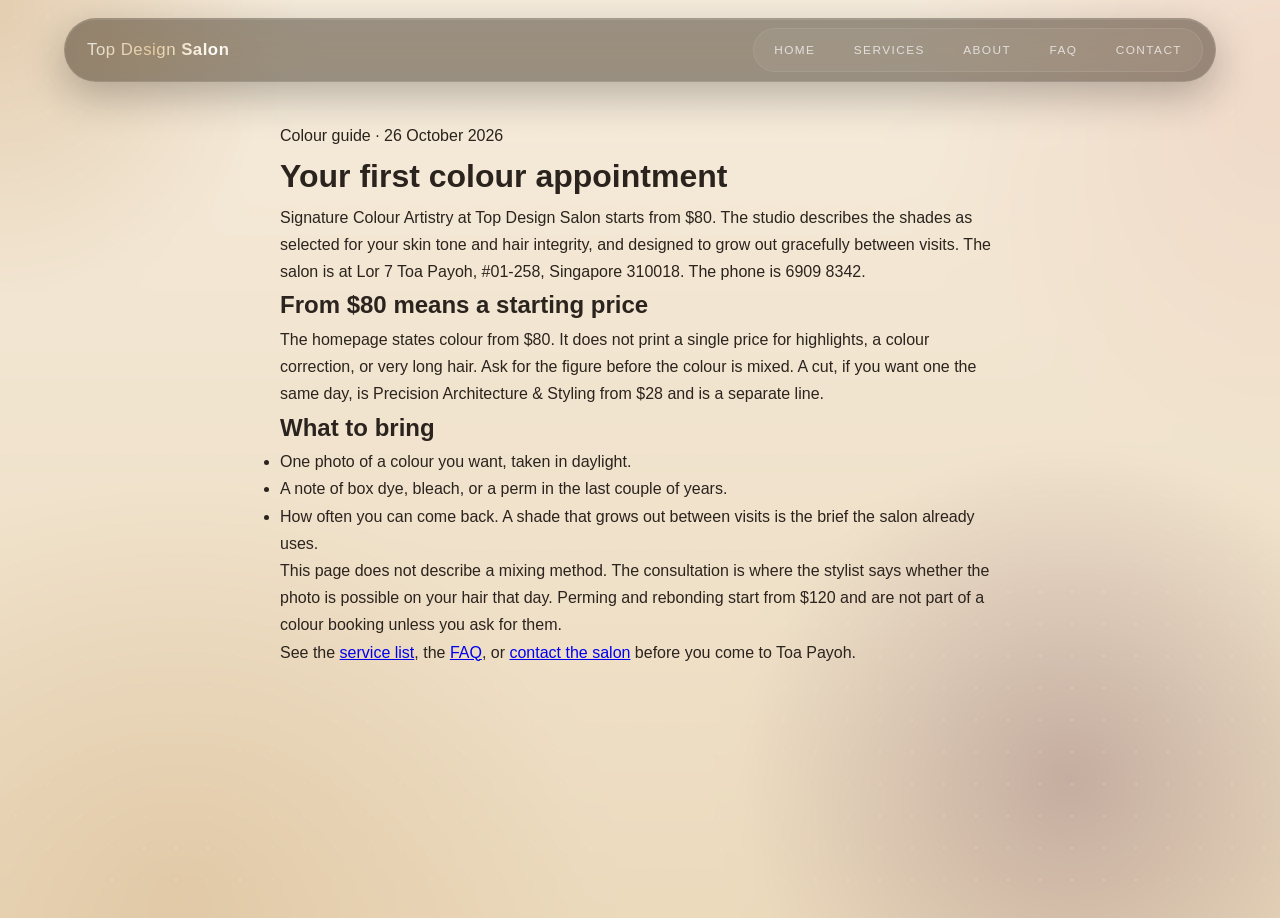
<file: first-colour-appointment.html>
<!DOCTYPE html>
<html lang="en">
  <head>
    <meta charset="UTF-8" />
    <meta name="viewport" content="width=device-width, initial-scale=1" />
    <title>Your First Colour Appointment | Top Design Salon</title>
    <meta
      name="description"
      content="Signature Colour Artistry at Top Design Salon starts from $80 and is chosen to grow out between visits. What to bring to Lor 7 Toa Payoh."
    />
    <link rel="canonical" href="https://top-design.vercel.app/first-colour-appointment.html" />
    <meta property="og:title" content="Your First Colour Appointment | Top Design Salon" />
    <meta property="og:description" content="Colour from $80 at Top Design Salon, Lor 7 Toa Payoh. What to say before the bowl is mixed." />
    <meta property="og:url" content="https://top-design.vercel.app/first-colour-appointment.html" />
    <meta property="og:type" content="article" />
    <link rel="icon" type="image/png" href="Assets/faveicon.png" />
    <link rel="stylesheet" href="styles.css" />
    <script type="application/ld+json">
      {
        "@context": "https://schema.org",
        "@type": "BlogPosting",
        "headline": "Your first colour appointment at Top Design Salon",
        "datePublished": "2026-10-26",
        "dateModified": "2026-10-26",
        "description": "Signature Colour Artistry starts from $80 and is chosen to grow out between visits.",
        "author": { "@type": "Organization", "name": "Top Design Salon" },
        "mainEntityOfPage": "https://top-design.vercel.app/first-colour-appointment.html"
      }
    </script>
  </head>
  <body>
    <header>
      <nav aria-label="Primary">
        <a class="nav-logo" href="index.html"><span>Top Design</span> <span class="salon-loop">Salon</span></a>
        <ul class="nav-links" id="primary-menu">
          <li><a href="index.html">Home</a></li>
          <li><a href="index.html#services">Services</a></li>
          <li><a href="about.html">About</a></li>
          <li><a href="faq.html">FAQ</a></li>
          <li><a href="contact.html">Contact</a></li>
        </ul>
      </nav>
    </header>
    <main style="max-width:760px;margin:0 auto;padding:2.5rem 1.25rem 4rem;line-height:1.7">
      <p>Colour guide · 26 October 2026</p>
      <h1>Your first colour appointment</h1>
      <p>
        Signature Colour Artistry at Top Design Salon starts from $80. The
        studio describes the shades as selected for your skin tone and hair
        integrity, and designed to grow out gracefully between visits. The
        salon is at Lor 7 Toa Payoh, #01-258, Singapore 310018. The phone is
        6909 8342.
      </p>
      <h2>From $80 means a starting price</h2>
      <p>
        The homepage states colour from $80. It does not print a single price
        for highlights, a colour correction, or very long hair. Ask for the
        figure before the colour is mixed. A cut, if you want one the same day,
        is Precision Architecture &amp; Styling from $28 and is a separate line.
      </p>
      <h2>What to bring</h2>
      <ul>
        <li>One photo of a colour you want, taken in daylight.</li>
        <li>A note of box dye, bleach, or a perm in the last couple of years.</li>
        <li>How often you can come back. A shade that grows out between visits is the brief the salon already uses.</li>
      </ul>
      <p>
        This page does not describe a mixing method. The consultation is where
        the stylist says whether the photo is possible on your hair that day.
        Perming and rebonding start from $120 and are not part of a colour
        booking unless you ask for them.
      </p>
      <p>
        See the <a href="index.html#services">service list</a>, the
        <a href="faq.html">FAQ</a>, or <a href="contact.html">contact the salon</a>
        before you come to Toa Payoh.
      </p>
    </main>
  </body>
</html>
</file>
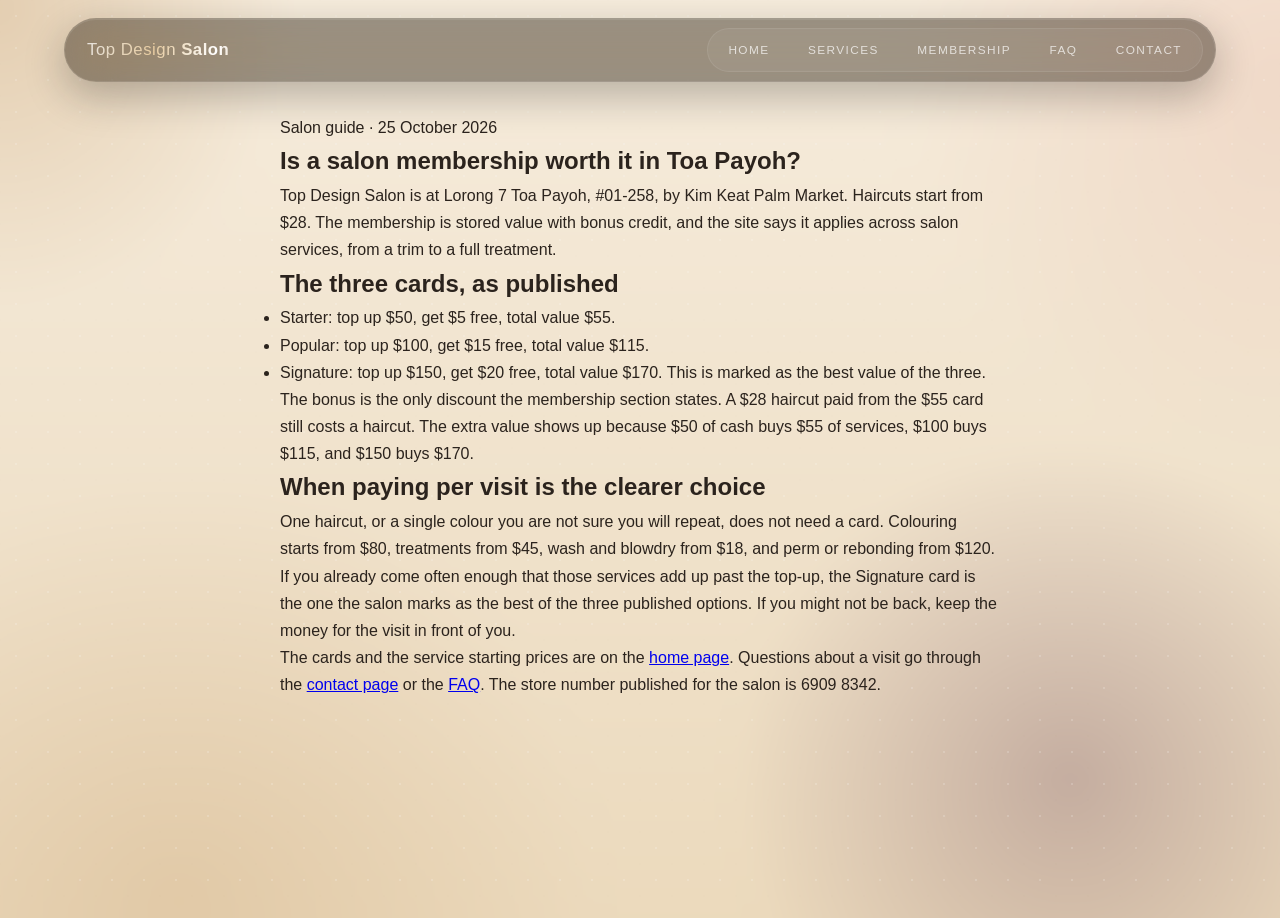
<file: salon-membership-toa-payoh.html>
<!DOCTYPE html>
<html lang="en">
<head>
  <meta charset="UTF-8" />
  <meta name="viewport" content="width=device-width, initial-scale=1" />
  <title>Is a Salon Membership Worth It in Toa Payoh | Top Design Salon</title>
  <meta name="description" content="Top Design Salon membership cards: $50 becomes $55, $100 becomes $115, and $150 becomes $170. When the bonus credit is worth it for regular haircuts from $28." />
  <link rel="canonical" href="https://top-design.vercel.app/salon-membership-toa-payoh.html" />
  <meta property="og:title" content="Is a salon membership worth it in Toa Payoh?" />
  <meta property="og:description" content="The three Top Design membership cards, the bonus credit on each, and when paying per visit still makes sense." />
  <meta property="og:type" content="article" />
  <meta property="og:url" content="https://top-design.vercel.app/salon-membership-toa-payoh.html" />
  <link rel="stylesheet" href="styles.css" />
  <script type="application/ld+json">
  {
    "@context": "https://schema.org",
    "@type": "BlogPosting",
    "headline": "Is a salon membership worth it in Toa Payoh?",
    "datePublished": "2026-10-25",
    "dateModified": "2026-10-25",
    "description": "Top Design Salon membership cards: $50 becomes $55, $100 becomes $115, and $150 becomes $170.",
    "author": { "@type": "Organization", "name": "Top Design Salon" },
    "publisher": { "@type": "Organization", "name": "Top Design Salon" },
    "mainEntityOfPage": "https://top-design.vercel.app/salon-membership-toa-payoh.html"
  }
  </script>
</head>
<body>
  <header>
    <nav aria-label="Primary">
      <a class="nav-logo" href="index.html"><span>Top Design</span> Salon</a>
      <ul class="nav-links">
        <li><a href="index.html">Home</a></li>
        <li><a href="index.html#services">Services</a></li>
        <li><a href="index.html#membership">Membership</a></li>
        <li><a href="faq.html">FAQ</a></li>
        <li><a href="contact.html">Contact</a></li>
      </ul>
    </nav>
  </header>
  <main>
    <article style="max-width:760px;margin:2rem auto;padding:0 1.25rem;line-height:1.7;">
      <p>Salon guide · 25 October 2026</p>
      <h1>Is a salon membership worth it in Toa Payoh?</h1>
      <p>Top Design Salon is at Lorong 7 Toa Payoh, #01-258, by Kim Keat Palm Market. Haircuts start from $28. The membership is stored value with bonus credit, and the site says it applies across salon services, from a trim to a full treatment.</p>
      <h2>The three cards, as published</h2>
      <ul>
        <li>Starter: top up $50, get $5 free, total value $55.</li>
        <li>Popular: top up $100, get $15 free, total value $115.</li>
        <li>Signature: top up $150, get $20 free, total value $170. This is marked as the best value of the three.</li>
      </ul>
      <p>The bonus is the only discount the membership section states. A $28 haircut paid from the $55 card still costs a haircut. The extra value shows up because $50 of cash buys $55 of services, $100 buys $115, and $150 buys $170.</p>
      <h2>When paying per visit is the clearer choice</h2>
      <p>One haircut, or a single colour you are not sure you will repeat, does not need a card. Colouring starts from $80, treatments from $45, wash and blowdry from $18, and perm or rebonding from $120. If you already come often enough that those services add up past the top-up, the Signature card is the one the salon marks as the best of the three published options. If you might not be back, keep the money for the visit in front of you.</p>
      <p>The cards and the service starting prices are on the <a href="index.html#membership">home page</a>. Questions about a visit go through the <a href="contact.html">contact page</a> or the <a href="faq.html">FAQ</a>. The store number published for the salon is 6909 8342.</p>
    </article>
  </main>
</body>
</html>
</file>
<file: styles.css>
﻿/* =========================================================
   Top Design Salon — Glassmorphic UI
   ========================================================= */

*,
*::before,
*::after {
  box-sizing: border-box;
  margin: 0;
  padding: 0;
}

:root {
  /* Brand */
  --gold: #c9a374;
  --gold-light: #e6cba0;
  --gold-deep: #8a6a40;
  --rose: #e6b8a7;
  --plum: #5a3148;

  --dark: #14110f;
  --charcoal: #211b16;
  --warm: #f6efe5;
  --cream: #fbf6ee;

  --text: #2b231d;
  --muted: #877a6f;

  /* Glass tokens — light surfaces */
  --glass-bg: rgba(255, 255, 255, 0.55);
  --glass-bg-strong: rgba(255, 255, 255, 0.68);
  --glass-border: rgba(255, 255, 255, 0.65);
  --glass-border-soft: rgba(255, 255, 255, 0.35);

  /* Glass tokens — dark surfaces */
  --glass-dark-bg: rgba(20, 17, 15, 0.45);
  --glass-dark-bg-strong: rgba(20, 17, 15, 0.62);
  --glass-dark-border: rgba(255, 255, 255, 0.12);
  --glass-dark-border-strong: rgba(255, 255, 255, 0.2);

  /* Shadows */
  --shadow-glass:
    0 10px 32px rgba(40, 28, 16, 0.12),
    0 2px 6px rgba(40, 28, 16, 0.06),
    inset 0 1px 0 rgba(255, 255, 255, 0.7);
  --shadow-glass-hover:
    0 18px 48px rgba(40, 28, 16, 0.18),
    0 4px 10px rgba(40, 28, 16, 0.08),
    inset 0 1px 0 rgba(255, 255, 255, 0.8);
  --shadow-glass-dark:
    0 14px 44px rgba(0, 0, 0, 0.45),
    inset 0 1px 0 rgba(255, 255, 255, 0.08);

  /* Blur tokens */
  --blur-sm: blur(10px) saturate(140%);
  --blur-md: blur(18px) saturate(160%);
  --blur-lg: blur(28px) saturate(170%);

  --radius-sm: 12px;
  --radius-md: 18px;
  --radius-lg: 26px;
  --radius-pill: 999px;
}

html {
  scroll-behavior: smooth;
  scroll-padding-top: 110px;
}

body {
  font-family: "Rubik", sans-serif;
  background: var(--cream);
  color: var(--text);
  font-weight: 300;
  line-height: 1.6;
  overflow-x: hidden;
  position: relative;
  min-height: 100vh;
}

/* =========================================================
   Ambient aurora — visible through every glass surface
   ========================================================= */
body::before {
  content: "";
  position: fixed;
  inset: -15vh -10vw;
  z-index: -2;
  background:
    radial-gradient(38vw 38vw at 8% 12%, rgba(201, 163, 116, 0.42), transparent 62%),
    radial-gradient(46vw 46vw at 92% 18%, rgba(230, 184, 167, 0.35), transparent 65%),
    radial-gradient(40vw 40vw at 78% 78%, rgba(90, 49, 72, 0.28), transparent 65%),
    radial-gradient(50vw 50vw at 20% 88%, rgba(201, 163, 116, 0.30), transparent 65%),
    linear-gradient(180deg, #f8efe1 0%, #f1e4cf 45%, #ead7b8 100%);
  filter: blur(10px);
  pointer-events: none;
  animation: auroraDrift 28s ease-in-out infinite alternate;
}

body::after {
  content: "";
  position: fixed;
  inset: 0;
  z-index: -1;
  pointer-events: none;
  background-image:
    radial-gradient(rgba(255, 255, 255, 0.5) 1px, transparent 1px),
    radial-gradient(rgba(20, 17, 15, 0.04) 1px, transparent 1px);
  background-size: 32px 32px, 32px 32px;
  background-position: 0 0, 16px 16px;
  opacity: 0.35;
  mix-blend-mode: overlay;
}

@keyframes auroraDrift {
  0%   { transform: translate3d(0, 0, 0) scale(1); }
  50%  { transform: translate3d(2%, -1%, 0) scale(1.04); }
  100% { transform: translate3d(-1%, 2%, 0) scale(1.02); }
}

/* =========================================================
   Reusable glass utilities
   ========================================================= */
.glass {
  background: var(--glass-bg);
  -webkit-backdrop-filter: var(--blur-md);
  backdrop-filter: var(--blur-md);
  border: 1px solid var(--glass-border);
  box-shadow: var(--shadow-glass);
  border-radius: var(--radius-md);
}
.glass-light {
  background: linear-gradient(135deg,
    rgba(255, 255, 255, 0.62),
    rgba(255, 255, 255, 0.38));
  -webkit-backdrop-filter: var(--blur-md);
  backdrop-filter: var(--blur-md);
  border: 1px solid var(--glass-border);
  box-shadow: var(--shadow-glass);
  border-radius: var(--radius-md);
  color: var(--text);
}
.glass-dark {
  background: var(--glass-dark-bg);
  -webkit-backdrop-filter: var(--blur-md);
  backdrop-filter: var(--blur-md);
  border: 1px solid var(--glass-dark-border);
  box-shadow: var(--shadow-glass-dark);
  border-radius: var(--radius-md);
  color: #fff;
}

/* =========================================================
   Navigation — floating frosted pill
   ========================================================= */
header {
  position: sticky;
  top: 12px;
  z-index: 1000;
  pointer-events: none;
}
nav {
  position: relative;
  z-index: 100;
  margin: 18px clamp(16px, 5vw, 64px) 0;
  display: flex;
  align-items: center;
  justify-content: space-between;
  gap: 1rem;
  padding: 10px 12px 10px 22px;
  height: 64px;
  background: rgba(20, 17, 15, 0.42);
  -webkit-backdrop-filter: blur(24px) saturate(180%);
  backdrop-filter: blur(24px) saturate(180%);
  border: 1px solid rgba(255, 255, 255, 0.1);
  border-radius: var(--radius-pill);
  box-shadow:
    0 14px 40px rgba(20, 17, 15, 0.28),
    inset 0 1px 0 rgba(255, 255, 255, 0.1);
  pointer-events: auto;
}
.nav-logo {
  display: inline-block;
  font-weight: 600;
  font-size: 1.05rem;
  letter-spacing: 0.03em;
  text-decoration: none;
  background: linear-gradient(
    110deg,
    rgba(255, 255, 255, 0.78) 0%,
    var(--gold-light) 22%,
    #ffffff 42%,
    var(--gold) 58%,
    var(--gold-light) 78%,
    rgba(255, 255, 255, 0.78) 100%
  );
  background-size: 220% auto;
  -webkit-background-clip: text;
  background-clip: text;
  -webkit-text-fill-color: transparent;
  color: transparent;
  animation: navLogoShimmer 5.5s linear infinite;
}
.nav-logo span {
  font-weight: 300;
  color: inherit;
  -webkit-text-fill-color: transparent;
}
/* Override the standalone .salon-loop styles when used inside .nav-logo
   so the parent's unified shimmer flows through both words */
.nav-logo .salon-loop {
  font-weight: 700;
  background: none;
  background-size: auto;
  animation: none;
}

@keyframes navLogoShimmer {
  0%   { background-position: 0% center; }
  100% { background-position: 220% center; }
}
.nav-links {
  display: flex;
  gap: 0.4rem;
  list-style: none;
  padding: 4px;
  background: rgba(255, 255, 255, 0.05);
  border: 1px solid rgba(255, 255, 255, 0.08);
  border-radius: var(--radius-pill);
}
.nav-links a {
  display: inline-block;
  color: rgba(255, 255, 255, 0.7);
  text-decoration: none;
  font-size: 0.74rem;
  letter-spacing: 0.12em;
  text-transform: uppercase;
  font-weight: 500;
  padding: 8px 16px;
  border-radius: var(--radius-pill);
  transition: color 0.25s ease, background 0.25s ease;
}
.nav-links a:hover {
  color: #fff;
  background: rgba(255, 255, 255, 0.08);
}
.nav-links a[aria-current="page"] {
  color: #fff;
  background: rgba(230, 203, 160, 0.16);
}
.nav-cta {
  position: relative;
  background: linear-gradient(135deg, var(--gold-light), var(--gold));
  color: #1a1410;
  padding: 10px 22px;
  font-size: 0.74rem;
  letter-spacing: 0.12em;
  text-transform: uppercase;
  font-weight: 600;
  border: 1px solid rgba(255, 255, 255, 0.35);
  border-radius: var(--radius-pill);
  cursor: pointer;
  font-family: "Rubik", sans-serif;
  overflow: hidden;
  box-shadow:
    0 6px 18px rgba(201, 163, 116, 0.4),
    inset 0 1px 0 rgba(255, 255, 255, 0.6);
  transition: transform 0.2s ease, box-shadow 0.2s ease, filter 0.2s ease;
}
.nav-cta::before {
  content: "";
  position: absolute;
  top: 0;
  left: 0;
  width: 60%;
  height: 100%;
  background: linear-gradient(
    115deg,
    transparent 0%,
    rgba(255, 255, 255, 0.55) 50%,
    transparent 100%
  );
  transform: translateX(-180%) skewX(-18deg);
  animation: btnPrimaryShimmer 4.2s ease-in-out infinite;
  pointer-events: none;
}
.nav-cta:hover {
  transform: translateY(-1px);
  filter: brightness(1.05);
  box-shadow:
    0 10px 24px rgba(201, 163, 116, 0.55),
    inset 0 1px 0 rgba(255, 255, 255, 0.7);
}
.nav-cta:hover::before {
  animation-duration: 1.8s;
}
.nav-toggle {
  display: none;
  width: 44px;
  height: 44px;
  align-items: center;
  justify-content: center;
  flex-direction: column;
  gap: 5px;
  border: 1px solid rgba(255, 255, 255, 0.16);
  border-radius: 50%;
  background: rgba(255, 255, 255, 0.08);
  color: #fff;
  cursor: pointer;
  transition:
    background 0.2s ease,
    transform 0.2s ease;
}
.nav-toggle:hover {
  background: rgba(255, 255, 255, 0.14);
  transform: translateY(-1px);
}
.nav-toggle span {
  display: block;
  width: 18px;
  height: 2px;
  border-radius: 999px;
  background: var(--gold-light);
  transform-origin: center;
  transition:
    transform 0.25s ease,
    opacity 0.2s ease;
}
nav.menu-open .nav-toggle span:nth-child(1) {
  transform: translateY(7px) rotate(45deg);
}
nav.menu-open .nav-toggle span:nth-child(2) {
  opacity: 0;
}
nav.menu-open .nav-toggle span:nth-child(3) {
  transform: translateY(-7px) rotate(-45deg);
}

/* =========================================================
   HERO
   ========================================================= */
.hero {
  position: relative;
  min-height: 78vh;
  display: grid;
  grid-template-columns: minmax(0, 1fr) minmax(0, 1.05fr);
  align-items: center;
  gap: clamp(1.5rem, 4vw, 3rem);
  padding: 0 clamp(64px, 12vw, 220px);
  overflow: hidden;
}
.hero-glow {
  position: absolute;
  width: 520px;
  height: 520px;
  border-radius: 50%;
  filter: blur(90px);
  opacity: 0.7;
  pointer-events: none;
  z-index: 0;
  animation: floatGlow 14s ease-in-out infinite alternate;
}
.hero-glow--one {
  top: -120px;
  left: -120px;
  background: radial-gradient(circle, rgba(230, 203, 160, 0.85), transparent 65%);
}
.hero-glow--two {
  bottom: -160px;
  right: -120px;
  background: radial-gradient(circle, rgba(230, 184, 167, 0.7), transparent 65%);
  animation-delay: -6s;
}
@keyframes floatGlow {
  0%   { transform: translate3d(0, 0, 0) scale(1); }
  100% { transform: translate3d(4%, -3%, 0) scale(1.08); }
}

.hero-left {
  position: relative;
  z-index: 2;
  display: flex;
  flex-direction: column;
  justify-content: flex-start;
  padding: 18px 0 0;
  margin-left: 0;
}
.hero-eyebrow {
  display: inline-block;
  font-size: 0.7rem;
  letter-spacing: 0.24em;
  text-transform: uppercase;
  color: var(--gold-deep);
  margin-bottom: 1.4rem;
  font-weight: 500;
  padding: 8px 16px;
  background: var(--glass-bg);
  -webkit-backdrop-filter: var(--blur-sm);
  backdrop-filter: var(--blur-sm);
  border: 1px solid var(--glass-border-soft);
  border-radius: var(--radius-pill);
  box-shadow: inset 0 1px 0 rgba(255, 255, 255, 0.7);
  width: fit-content;
}
.hero-title {
  font-weight: 700;
  font-size: clamp(2.6rem, 4.6vw, 4.4rem);
  color: #1a1410;
  line-height: 1.05;
  margin-bottom: 1.4rem;
  letter-spacing: -0.01em;
}
.hero-title em {
  background: linear-gradient(120deg, var(--gold-deep), var(--gold), var(--plum));
  background-size: 220% 100%;
  -webkit-background-clip: text;
  background-clip: text;
  -webkit-text-fill-color: transparent;
  font-style: italic;
  font-weight: 600;
  display: block;
  text-shadow: 0 0 28px rgba(184, 149, 106, 0.2);
  animation:
    artistryShimmer 3.8s ease-in-out infinite,
    artistryFloat 5s ease-in-out infinite,
    artistryPulse 2.6s ease-in-out infinite;
}
.hero-sub {
  color: #4a3f37;
  line-height: 1.8;
  font-size: 0.98rem;
  max-width: 440px;
  margin-bottom: 2.4rem;
  font-weight: 300;
}
.hero-actions {
  display: flex;
  gap: 1rem;
  align-items: center;
  flex-wrap: wrap;
  margin-bottom: 3rem;
}
.btn-primary {
  position: relative;
  background: linear-gradient(135deg, var(--gold-light), var(--gold));
  color: #1a1410;
  padding: 14px 30px;
  font-size: 0.78rem;
  letter-spacing: 0.14em;
  text-transform: uppercase;
  font-weight: 600;
  border: 1px solid rgba(255, 255, 255, 0.4);
  border-radius: var(--radius-pill);
  cursor: pointer;
  font-family: "Rubik", sans-serif;
  text-decoration: none;
  display: inline-block;
  overflow: hidden;
  box-shadow:
    0 10px 26px rgba(201, 163, 116, 0.4),
    inset 0 1px 0 rgba(255, 255, 255, 0.6);
  transition: transform 0.2s ease, box-shadow 0.2s ease, filter 0.2s ease;
}
.btn-primary::before {
  content: "";
  position: absolute;
  top: 0;
  left: 0;
  width: 60%;
  height: 100%;
  background: linear-gradient(
    115deg,
    transparent 0%,
    rgba(255, 255, 255, 0.55) 50%,
    transparent 100%
  );
  transform: translateX(-180%) skewX(-18deg);
  animation: btnPrimaryShimmer 4.2s ease-in-out infinite;
  pointer-events: none;
}
.btn-primary:hover {
  transform: translateY(-2px);
  filter: brightness(1.06);
  box-shadow:
    0 16px 36px rgba(201, 163, 116, 0.55),
    inset 0 1px 0 rgba(255, 255, 255, 0.7);
}
.btn-primary:hover::before {
  animation-duration: 1.8s;
}

@keyframes btnPrimaryShimmer {
  0%, 18% {
    transform: translateX(-180%) skewX(-18deg);
  }
  60%, 100% {
    transform: translateX(280%) skewX(-18deg);
  }
}
.btn-ghost {
  color: #4a3f37;
  font-size: 0.78rem;
  letter-spacing: 0.14em;
  text-transform: uppercase;
  font-weight: 500;
  padding: 13px 24px;
  background: var(--glass-bg);
  -webkit-backdrop-filter: var(--blur-sm);
  backdrop-filter: var(--blur-sm);
  border: 1px solid var(--glass-border-soft);
  border-radius: var(--radius-pill);
  cursor: pointer;
  font-family: "Rubik", sans-serif;
  text-decoration: none;
  display: inline-block;
  transition: transform 0.2s ease, background 0.2s ease, color 0.2s ease;
}
.btn-ghost:hover {
  color: #1a1410;
  background: var(--glass-bg-strong);
  transform: translateY(-2px);
}

.hero-proof {
  display: flex;
  gap: 1rem;
  flex-wrap: wrap;
}
.hero-proof > div {
  flex: 1 1 auto;
  min-width: 110px;
  padding: 14px 18px;
  background: var(--glass-bg);
  -webkit-backdrop-filter: var(--blur-md);
  backdrop-filter: var(--blur-md);
  border: 1px solid var(--glass-border-soft);
  border-radius: var(--radius-md);
  box-shadow: var(--shadow-glass);
  transition: all 0.4s cubic-bezier(0.165, 0.84, 0.44, 1);
  cursor: default;
}
.hero-proof > div:hover {
  transform: translateY(-8px) scale(1.02);
  background: var(--glass-bg-strong);
  border-color: var(--gold);
  box-shadow: var(--shadow-glass-hover);
}
.hero-proof strong {
  display: block;
  font-size: 1.5rem;
  font-weight: 700;
  color: var(--gold-deep);
  line-height: 1.1;
}
.hero-proof span {
  font-size: 0.7rem;
  letter-spacing: 0.12em;
  text-transform: uppercase;
  color: var(--muted);
  margin-top: 4px;
  display: block;
}

/* Hero right composition */
.hero-right {
  position: relative;
  z-index: 2;
  border-radius: var(--radius-lg);
  background: linear-gradient(135deg, rgba(20, 17, 15, 0.72), rgba(33, 27, 22, 0.6));
  -webkit-backdrop-filter: var(--blur-lg);
  backdrop-filter: var(--blur-lg);
  border: 1px solid rgba(255, 255, 255, 0.16);
  box-shadow:
    0 24px 60px rgba(20, 17, 15, 0.35),
    inset 0 1px 0 rgba(255, 255, 255, 0.12);
  overflow: hidden;
  display: flex;
  align-items: center;
  justify-content: center;
  min-height: 520px;
}
.hero-photo {
  position: absolute;
  inset: 0;
  width: 100%;
  height: 100%;
  object-fit: cover;
  object-position: 38% 50%;
  opacity: 0.76;
  filter: saturate(1.05) contrast(1.04);
  transform: scale(1.02);
}
.hero-right::after {
  content: "";
  position: absolute;
  inset: 0;
  background:
    linear-gradient(90deg, rgba(20, 17, 15, 0.12), rgba(20, 17, 15, 0.58)),
    linear-gradient(0deg, rgba(20, 17, 15, 0.58), transparent 46%);
  pointer-events: none;
}
.hero-pattern {
  position: absolute;
  inset: 0;
  background-image:
    repeating-linear-gradient(45deg,
      rgba(230, 203, 160, 0.07) 0,
      rgba(230, 203, 160, 0.07) 1px,
      transparent 1px,
      transparent 38px),
    repeating-linear-gradient(-45deg,
      rgba(230, 203, 160, 0.07) 0,
      rgba(230, 203, 160, 0.07) 1px,
      transparent 1px,
      transparent 38px);
  opacity: 0.7;
  pointer-events: none;
  z-index: 1;
}
.hero-rings {
  position: relative;
  display: flex;
  align-items: center;
  justify-content: center;
  width: 280px;
  height: 280px;
}
.ring {
  position: absolute;
  border-radius: 50%;
  border: 1px solid rgba(230, 203, 160, 0.22);
  animation: ringPulse 6s ease-in-out infinite;
}
.ring-1 { width: 260px; height: 260px; }
.ring-2 {
  width: 180px; height: 180px;
  border-color: rgba(230, 203, 160, 0.32);
  animation-delay: -2s;
}
.ring-3 {
  width: 110px; height: 110px;
  border-color: rgba(230, 203, 160, 0.45);
  background: rgba(230, 203, 160, 0.08);
  -webkit-backdrop-filter: blur(6px);
  backdrop-filter: blur(6px);
  animation-delay: -4s;
}
@keyframes ringPulse {
  0%, 100% { transform: scale(1); opacity: 1; }
  50%      { transform: scale(1.04); opacity: 0.85; }
}
.ring-icon {
  position: relative;
  z-index: 2;
  font-size: 2.8rem;
  color: rgba(230, 203, 160, 0.75);
  text-shadow: 0 0 24px rgba(230, 203, 160, 0.4);
}

/* Floating look cards */
.look-card {
  position: absolute;
  padding: 14px 18px;
  border-radius: var(--radius-md);
  background: rgba(255, 255, 255, 0.14);
  -webkit-backdrop-filter: blur(18px) saturate(180%);
  backdrop-filter: blur(18px) saturate(180%);
  border: 1px solid rgba(255, 255, 255, 0.22);
  box-shadow:
    0 12px 36px rgba(0, 0, 0, 0.28),
    inset 0 1px 0 rgba(255, 255, 255, 0.2);
  color: #fff;
  z-index: 3;
  min-width: 180px;
  animation: floatCard 7s ease-in-out infinite;
}
.look-card span {
  display: block;
  font-size: 0.62rem;
  letter-spacing: 0.18em;
  text-transform: uppercase;
  color: var(--gold-light);
  margin-bottom: 4px;
  font-weight: 500;
}
.look-card strong {
  font-size: 0.92rem;
  font-weight: 500;
  color: #fff;
  line-height: 1.35;
}
.look-card--top {
  top: 8%;
  right: 6%;
}
.look-card--bottom {
  bottom: 18%;
  left: 6%;
  animation-delay: -3.5s;
}
@keyframes floatCard {
  0%, 100% { transform: translateY(0); }
  50%      { transform: translateY(-10px); }
}

.hero-badge {
  position: absolute;
  bottom: 24px;
  left: 50%;
  transform: translateX(-50%);
  background: rgba(230, 203, 160, 0.14);
  -webkit-backdrop-filter: blur(16px) saturate(180%);
  backdrop-filter: blur(16px) saturate(180%);
  border: 1px solid rgba(230, 203, 160, 0.4);
  border-radius: var(--radius-md);
  padding: 1rem 1.6rem;
  text-align: center;
  box-shadow:
    0 10px 30px rgba(0, 0, 0, 0.25),
    inset 0 1px 0 rgba(255, 255, 255, 0.12);
  z-index: 3;
}
.hero-badge-num {
  font-weight: 700;
  font-size: 2.2rem;
  color: var(--gold-light);
  line-height: 1;
  text-shadow: 0 0 18px rgba(230, 203, 160, 0.35);
}
.hero-badge-label {
  font-size: 0.66rem;
  letter-spacing: 0.18em;
  text-transform: uppercase;
  color: rgba(255, 255, 255, 0.65);
  margin-top: 6px;
}

/* =========================================================
   Location strip — gold glass bar
   ========================================================= */
.location-strip-wrap {
  display: flex;
  justify-content: center;
}

.location-strip {
  margin: 0;
  max-width: 960px;
  width: calc(100% - clamp(32px, 10vw, 128px));
  box-sizing: border-box;
  padding: 18px 28px;
  background: linear-gradient(135deg,
    rgba(201, 163, 116, 0.72),
    rgba(138, 106, 64, 0.62));
  -webkit-backdrop-filter: blur(18px) saturate(180%);
  backdrop-filter: blur(18px) saturate(180%);
  border: 1px solid rgba(255, 255, 255, 0.3);
  border-radius: var(--radius-pill);
  display: flex;
  align-items: center;
  gap: 1.5rem;
  flex-wrap: wrap;
  justify-content: center;
  box-shadow:
    0 12px 32px rgba(138, 106, 64, 0.25),
    inset 0 1px 0 rgba(255, 255, 255, 0.45);
  animation: locationStripPulse 3.4s ease-in-out infinite;
  transition: 
    transform 0.4s cubic-bezier(0.165, 0.84, 0.44, 1),
    background 0.4s ease,
    box-shadow 0.4s ease,
    border-color 0.4s ease;
  cursor: default;
}

.location-strip:hover {
  transform: translateY(-3px) scale(1.01);
  background: linear-gradient(135deg,
    rgba(201, 163, 116, 0.82),
    rgba(138, 106, 64, 0.72));
  border-color: rgba(255, 255, 255, 0.5);
  box-shadow:
    0 20px 48px rgba(138, 106, 64, 0.35),
    0 0 0 8px rgba(255, 220, 170, 0.15),
    inset 0 1px 0 rgba(255, 255, 255, 0.6);
  animation-play-state: paused;
}

@keyframes locationStripPulse {
  0%, 100% {
    box-shadow:
      0 12px 32px rgba(138, 106, 64, 0.25),
      0 0 0 0 rgba(255, 220, 170, 0),
      inset 0 1px 0 rgba(255, 255, 255, 0.45);
  }
  50% {
    box-shadow:
      0 18px 44px rgba(201, 163, 116, 0.55),
      0 0 0 6px rgba(255, 220, 170, 0.18),
      inset 0 1px 0 rgba(255, 255, 255, 0.6);
  }
}
.location-strip span {
  color: #fff;
  font-size: 0.78rem;
  letter-spacing: 0.06em;
  font-weight: 400;
  text-shadow: 0 1px 1px rgba(0, 0, 0, 0.15);
}
.location-strip strong { font-weight: 600; }
.ldot {
  width: 4px;
  height: 4px;
  border-radius: 50%;
  background: rgba(255, 255, 255, 0.6);
  flex-shrink: 0;
}

/* =========================================================
   Services marquee — infinite scrolling ticker
   ========================================================= */
.services-marquee {
  position: relative;
  margin: 28px 0 0;
  padding: 14px 0;
  overflow: hidden;
  background: linear-gradient(135deg,
    rgba(20, 17, 15, 0.6),
    rgba(33, 27, 22, 0.42));
  -webkit-backdrop-filter: var(--blur-md);
  backdrop-filter: var(--blur-md);
  border-top: 1px solid rgba(255, 255, 255, 0.08);
  border-bottom: 1px solid rgba(255, 255, 255, 0.08);
  box-shadow:
    inset 0 1px 0 rgba(255, 255, 255, 0.06),
    0 8px 24px rgba(20, 17, 15, 0.18);
  -webkit-mask-image: linear-gradient(
    90deg,
    transparent 0%,
    #000 7%,
    #000 93%,
    transparent 100%
  );
  mask-image: linear-gradient(
    90deg,
    transparent 0%,
    #000 7%,
    #000 93%,
    transparent 100%
  );
}

.services-marquee-track {
  display: flex;
  width: max-content;
  animation: servicesMarquee 36s linear infinite;
  will-change: transform;
}

.services-marquee:hover .services-marquee-track,
.services-marquee:focus-within .services-marquee-track {
  animation-play-state: paused;
}

.services-marquee-list {
  display: flex;
  align-items: center;
  list-style: none;
  padding: 0;
  margin: 0;
}

.services-marquee-list li {
  display: inline-flex;
  align-items: center;
  gap: 2.4rem;
  padding: 0 1.4rem;
  font-size: 0.82rem;
  letter-spacing: 0.24em;
  text-transform: uppercase;
  color: rgba(255, 255, 255, 0.82);
  font-weight: 500;
  white-space: nowrap;
}

.services-marquee-list li::after {
  content: "\2726"; /* heavy four-pointed star ✦ */
  color: var(--gold);
  font-size: 0.78rem;
  opacity: 0.55;
  text-shadow: 0 0 12px rgba(201, 163, 116, 0.55);
}

@keyframes servicesMarquee {
  from { transform: translate3d(0, 0, 0); }
  to   { transform: translate3d(-50%, 0, 0); }
}

/* =========================================================
   Sections
   ========================================================= */
.section {
  padding: 100px clamp(16px, 5vw, 64px);
  position: relative;
}
.section-eyebrow {
  display: inline-block;
  font-size: 0.7rem;
  letter-spacing: 0.24em;
  text-transform: uppercase;
  color: var(--gold-deep);
  margin-bottom: 0.8rem;
  font-weight: 500;
  padding: 6px 14px;
  background: var(--glass-bg);
  -webkit-backdrop-filter: var(--blur-sm);
  backdrop-filter: var(--blur-sm);
  border: 1px solid var(--glass-border-soft);
  border-radius: var(--radius-pill);
}
.section-title {
  font-weight: 700;
  font-size: clamp(2rem, 3.4vw, 2.9rem);
  color: #1a1410;
  line-height: 1.15;
  margin-bottom: 3rem;
  letter-spacing: -0.01em;
}
.section-title em {
  font-style: italic;
  background: linear-gradient(120deg, var(--gold-deep), var(--gold), var(--plum));
  -webkit-background-clip: text;
  background-clip: text;
  -webkit-text-fill-color: transparent;
  font-weight: 600;
}
.section-title em.signature-loop {
  display: inline-block;
  background-size: 220% 100%;
  animation:
    signatureShimmer 3.2s ease-in-out infinite,
    signatureLift 2.8s ease-in-out infinite;
}
em.value-loop {
  display: inline-block;
  background-size: 220% 100%;
  animation:
    valueShimmer 3s ease-in-out infinite,
    valuePulse 2.4s ease-in-out infinite;
}

em.purpose-loop {
  display: inline-block;
  background: linear-gradient(120deg, var(--gold-light), var(--gold), var(--rose));
  background-size: 220% 100%;
  -webkit-background-clip: text;
  background-clip: text;
  -webkit-text-fill-color: transparent;
  animation:
    purposeShimmer 3.5s ease-in-out infinite,
    purposeFloat 3s ease-in-out infinite;
}

@keyframes purposeShimmer {
  0%, 100% { background-position: 0% 50%; }
  50% { background-position: 100% 50%; }
}

@keyframes purposeFloat {
  0%, 100% { transform: translateY(0); }
  50% { transform: translateY(-5px); }
}

.salon-loop {
  display: inline-block;
  background: linear-gradient(120deg, var(--gold-light), #fff, var(--gold-light));
  background-size: 200% auto;
  -webkit-background-clip: text;
  background-clip: text;
  -webkit-text-fill-color: transparent;
  animation: salonShimmer 4s linear infinite;
  font-weight: 700;
}

.section-title .salon-loop {
  background: linear-gradient(120deg, var(--gold-deep), var(--gold), var(--plum), var(--gold-deep));
  background-size: 200% auto;
  -webkit-background-clip: text;
  background-clip: text;
  -webkit-text-fill-color: transparent;
}

@keyframes salonShimmer {
  0% { background-position: 0% center; }
  100% { background-position: 200% center; }
}

@keyframes signatureShimmer {
  0%, 100% { background-position: 0% 50%; }
  50% { background-position: 100% 50%; }
}

@keyframes signatureLift {
  0%, 100% { transform: translateY(0); }
  50% { transform: translateY(-4px); }
}

@keyframes artistryPulse {
  0%, 100% {
    filter: brightness(1);
    text-shadow: 0 0 28px rgba(184, 149, 106, 0.2);
  }
  50% {
    filter: brightness(1.16);
    text-shadow:
      0 0 18px rgba(230, 203, 160, 0.5),
      0 0 34px rgba(201, 163, 116, 0.34);
  }
}

@keyframes valueShimmer {
  0%, 100% { background-position: 100% 50%; }
  50% { background-position: 0% 50%; }
}

@keyframes valuePulse {
  0%, 100% { transform: scale(1); }
  50% { transform: scale(1.06); }
}

/* =========================================================
   Services — glass grid
   ========================================================= */
.services-grid {
  display: grid;
  grid-template-columns: repeat(auto-fit, minmax(250px, 1fr));
  gap: 18px;
}
.service-card {
  position: relative;
  padding: 1rem 1rem 1.4rem;
  background: var(--glass-bg);
  -webkit-backdrop-filter: var(--blur-md);
  backdrop-filter: var(--blur-md);
  border: 1px solid var(--glass-border);
  border-radius: var(--radius-lg);
  box-shadow: var(--shadow-glass);
  overflow: hidden;
  transition: 
    transform 0.4s cubic-bezier(0.165, 0.84, 0.44, 1), 
    box-shadow 0.4s cubic-bezier(0.165, 0.84, 0.44, 1), 
    background 0.4s ease,
    border-color 0.4s ease;
}
.service-card::before {
  content: "";
  position: absolute;
  inset: 0;
  border-radius: inherit;
  padding: 1px;
  background: linear-gradient(135deg,
    rgba(255, 255, 255, 0.9),
    rgba(255, 255, 255, 0) 40%,
    rgba(201, 163, 116, 0.4) 100%);
  -webkit-mask:
    linear-gradient(#fff 0 0) content-box,
    linear-gradient(#fff 0 0);
  mask:
    linear-gradient(#fff 0 0) content-box,
    linear-gradient(#fff 0 0);
  -webkit-mask-composite: xor;
          mask-composite: exclude;
  pointer-events: none;
  opacity: 0.8;
}
.service-card::after {
  content: "";
  position: absolute;
  inset: -40% -40% auto auto;
  width: 220px;
  height: 220px;
  background: radial-gradient(circle, rgba(230, 203, 160, 0.5), transparent 65%);
  filter: blur(20px);
  opacity: 0;
  transition: opacity 0.4s ease;
  pointer-events: none;
}
.service-card.is-visible:hover {
  transform: translateY(-10px) scale(1.02);
  background: var(--glass-bg-strong);
  border-color: var(--gold);
  box-shadow: 
    0 22px 52px rgba(40, 28, 16, 0.2),
    0 10px 20px rgba(40, 28, 16, 0.1),
    inset 0 1px 0 rgba(255, 255, 255, 0.8);
}
.service-card.is-visible:hover::after {
  opacity: 1;
}
.service-photo {
  display: block;
  width: 100%;
  aspect-ratio: 1 / 0.72;
  object-fit: cover;
  border-radius: calc(var(--radius-lg) - 8px);
  margin-bottom: 1.25rem;
  border: 1px solid rgba(255, 255, 255, 0.64);
  box-shadow:
    0 12px 24px rgba(40, 28, 16, 0.12),
    inset 0 1px 0 rgba(255, 255, 255, 0.5);
  transition: transform 0.6s cubic-bezier(0.165, 0.84, 0.44, 1), filter 0.6s ease;
}
.service-card.is-visible:hover .service-photo {
  transform: scale(1.04);
  filter: saturate(1.1);
}
.service-num {
  position: absolute;
  top: 1.55rem;
  right: 1.55rem;
  font-size: 0.7rem;
  color: #fff;
  letter-spacing: 0.16em;
  font-weight: 600;
  opacity: 0.94;
  padding: 0.35rem 0.55rem;
  border-radius: var(--radius-md);
  background: rgba(20, 17, 15, 0.48);
  -webkit-backdrop-filter: blur(12px);
  backdrop-filter: blur(12px);
}
.service-name {
  font-size: 1.08rem;
  font-weight: 600;
  color: #1a1410;
  margin-bottom: 0.6rem;
  letter-spacing: -0.005em;
}
.service-desc {
  font-size: 0.86rem;
  color: #5a4f47;
  line-height: 1.7;
  margin-bottom: 1.3rem;
  font-weight: 300;
}
.service-from {
  display: inline-block;
  font-size: 0.7rem;
  letter-spacing: 0.14em;
  text-transform: uppercase;
  color: var(--gold-deep);
  font-weight: 600;
  padding: 6px 12px;
  background: rgba(255, 255, 255, 0.45);
  border: 1px solid rgba(255, 255, 255, 0.6);
  border-radius: var(--radius-pill);
}
.service-from--link {
  text-decoration: none;
  cursor: pointer;
  transition: transform 0.2s ease, background 0.2s ease, color 0.2s ease,
    box-shadow 0.2s ease;
}
.service-from--link:hover {
  background: rgba(255, 255, 255, 0.7);
  color: var(--plum);
  transform: translateY(-1px);
  box-shadow: 0 6px 16px rgba(138, 106, 64, 0.18);
}

/* =========================================================
   Membership — Spline 3D fan + tier cards
   ========================================================= */
.membership-block {
  position: relative;
  margin-top: clamp(48px, 6vw, 88px);
  display: grid;
  grid-template-columns: 1.05fr 1fr;
  gap: clamp(24px, 4vw, 56px);
  align-items: stretch;
}

/* Spline frame */
.membership-visual {
  position: relative;
  border-radius: var(--radius-lg);
  background: linear-gradient(135deg,
    rgba(20, 17, 15, 0.72),
    rgba(33, 27, 22, 0.6));
  -webkit-backdrop-filter: var(--blur-lg);
  backdrop-filter: var(--blur-lg);
  border: 1px solid rgba(255, 255, 255, 0.14);
  box-shadow:
    0 24px 60px rgba(20, 17, 15, 0.32),
    inset 0 1px 0 rgba(255, 255, 255, 0.1);
  overflow: hidden;
  isolation: isolate;
  align-self: stretch;
  /* Fixed height stops <spline-viewer>'s ResizeObserver feedback loop.
     Media queries below adjust per breakpoint. */
  height: 680px;
  /* contain: prevents internal layout changes from bubbling out */
  contain: layout size;
}
.membership-visual::before {
  content: "";
  position: absolute;
  inset: -30% -10% auto auto;
  width: 360px;
  height: 360px;
  background: radial-gradient(circle,
    rgba(230, 203, 160, 0.45),
    transparent 60%);
  filter: blur(40px);
  pointer-events: none;
  z-index: 0;
}
.membership-visual::after {
  content: "";
  position: absolute;
  inset: auto auto -25% -15%;
  width: 320px;
  height: 320px;
  background: radial-gradient(circle,
    rgba(90, 49, 72, 0.4),
    transparent 60%);
  filter: blur(40px);
  pointer-events: none;
  z-index: 0;
}
.membership-visual spline-viewer {
  position: absolute;
  inset: 0;
  z-index: 1;
  display: block;
  width: 100%;
  height: 100%;
  background: transparent;
}
/* Right info column */
.membership-info {
  display: flex;
  flex-direction: column;
  justify-content: center;
  padding: clamp(8px, 2vw, 20px) 0;
}
.membership-title {
  font-weight: 700;
  font-size: clamp(1.6rem, 2.4vw, 2.1rem);
  color: #1a1410;
  line-height: 1.18;
  margin: 0.4rem 0 1rem;
  letter-spacing: -0.01em;
}
.membership-title em {
  font-style: italic;
  background: linear-gradient(120deg, var(--gold-deep), var(--gold), var(--plum));
  -webkit-background-clip: text;
  background-clip: text;
  -webkit-text-fill-color: transparent;
  font-weight: 600;
}
.membership-lead {
  font-size: 0.95rem;
  color: #4a3f37;
  line-height: 1.75;
  margin-bottom: 0.5rem;
  max-width: 480px;
}
.membership-lead-zh {
  font-size: 0.88rem;
  color: var(--gold-deep);
  font-weight: 500;
  margin-bottom: 1.6rem;
  letter-spacing: 0.02em;
}

/* Tier cards */
.membership-cards {
  list-style: none;
  display: grid;
  grid-template-columns: 1fr;
  gap: 12px;
  margin: 0 0 1.4rem;
  padding: 0;
}
.membership-card {
  position: relative;
  padding: 1.1rem 1.4rem;
  display: grid;
  grid-template-columns: 1fr auto;
  grid-template-areas:
    "row    amount"
    "footer amount";
  gap: 4px 1.2rem;
  align-items: center;
  background: var(--glass-bg);
  -webkit-backdrop-filter: var(--blur-md);
  backdrop-filter: var(--blur-md);
  border: 1px solid var(--glass-border);
  border-radius: var(--radius-lg);
  box-shadow: var(--shadow-glass);
  transition: transform 0.3s ease, box-shadow 0.3s ease, background 0.3s ease;
  overflow: visible;
}
.membership-card:hover {
  transform: translateY(-3px);
  background: var(--glass-bg-strong);
  box-shadow: var(--shadow-glass-hover);
}
.membership-card-row {
  grid-area: row;
  display: flex;
  align-items: center;
  gap: 0.8rem;
  flex-wrap: wrap;
}
.membership-card-kicker {
  font-size: 0.62rem;
  letter-spacing: 0.2em;
  text-transform: uppercase;
  font-weight: 600;
  color: var(--gold-deep);
  padding: 5px 10px;
  background: rgba(255, 255, 255, 0.55);
  border: 1px solid rgba(255, 255, 255, 0.65);
  border-radius: var(--radius-pill);
}
.membership-card-bonus {
  font-size: 0.78rem;
  font-weight: 600;
  color: var(--plum);
  letter-spacing: 0.02em;
}
.membership-card-amount {
  grid-area: amount;
  font-size: clamp(2rem, 3.4vw, 2.6rem);
  font-weight: 700;
  color: #1a1410;
  line-height: 1;
  letter-spacing: -0.02em;
  text-align: right;
}
.membership-card-currency {
  font-size: 0.55em;
  font-weight: 600;
  color: var(--gold-deep);
  vertical-align: top;
  margin-right: 2px;
}
.membership-card-foot {
  grid-area: footer;
  display: flex;
  align-items: baseline;
  gap: 0.5rem;
  font-size: 0.78rem;
  color: var(--muted);
}
.membership-card-foot strong {
  font-size: 0.92rem;
  font-weight: 600;
  color: var(--gold-deep);
}

/* Featured tier */
.membership-card--featured {
  background: linear-gradient(135deg,
    rgba(255, 247, 232, 0.85),
    rgba(247, 226, 192, 0.7));
  border: 1px solid rgba(201, 163, 116, 0.55);
  box-shadow:
    0 20px 48px rgba(201, 163, 116, 0.28),
    inset 0 1px 0 rgba(255, 255, 255, 0.7);
  padding-top: 1.4rem;
}
.membership-card--featured .membership-card-kicker {
  color: #fff;
  background: linear-gradient(135deg, var(--gold-light), var(--gold));
  border-color: rgba(255, 255, 255, 0.45);
}
.membership-card--featured .membership-card-foot strong {
  color: var(--plum);
}

/* Pulsing gold aura on the featured card (only after reveal) */
.membership-card--featured.is-visible {
  isolation: isolate;
}
.membership-card--featured.is-visible::before {
  content: "";
  position: absolute;
  inset: -4px;
  border-radius: inherit;
  background: linear-gradient(135deg,
    rgba(255, 220, 170, 0.85),
    rgba(201, 163, 116, 0.55));
  filter: blur(16px);
  z-index: -1;
  pointer-events: none;
  opacity: 0.4;
  animation: featuredCardPulse 3.2s ease-in-out infinite;
}

@keyframes featuredCardPulse {
  0%, 100% {
    opacity: 0.35;
    transform: scale(0.99);
  }
  50% {
    opacity: 0.85;
    transform: scale(1.025);
  }
}

.membership-card-flag {
  position: absolute;
  top: -10px;
  right: 16px;
  font-size: 0.6rem;
  letter-spacing: 0.18em;
  text-transform: uppercase;
  font-weight: 700;
  padding: 6px 12px;
  background: linear-gradient(135deg, var(--plum), #8a4d6b);
  color: #fff;
  border: 1px solid rgba(255, 255, 255, 0.4);
  border-radius: var(--radius-pill);
  box-shadow:
    0 8px 18px rgba(90, 49, 72, 0.4),
    inset 0 1px 0 rgba(255, 255, 255, 0.4);
  z-index: 2;
  animation: membershipFlagPulse 2.6s ease-in-out infinite;
}

@keyframes membershipFlagPulse {
  0%, 100% {
    transform: translateY(0) scale(1);
    filter: brightness(1);
  }
  50% {
    transform: translateY(-4px) scale(1.04);
    filter: brightness(1.12);
  }
}

.membership-foot-note {
  display: flex;
  align-items: center;
  flex-wrap: wrap;
  gap: 0.6rem;
  font-size: 0.78rem;
  color: var(--muted);
  padding: 12px 16px;
  background: var(--glass-bg);
  -webkit-backdrop-filter: var(--blur-sm);
  backdrop-filter: var(--blur-sm);
  border: 1px solid var(--glass-border-soft);
  border-radius: var(--radius-pill);
  width: fit-content;
  max-width: 100%;
}
.membership-foot-note span[lang="zh"] {
  color: var(--gold-deep);
  font-weight: 500;
}
.membership-foot-divider {
  color: var(--gold);
  font-weight: 700;
}

/* Reveal-on-scroll for membership cards */
.membership-card {
  opacity: 0;
  transform: translateY(18px);
  transition:
    opacity 0.7s cubic-bezier(0.22, 1, 0.36, 1),
    transform 0.7s cubic-bezier(0.22, 1, 0.36, 1),
    background 0.3s ease,
    box-shadow 0.3s ease;
}
.membership-card.is-visible {
  opacity: 1;
  transform: translateY(0);
}

/* Responsive */
@media (max-width: 1024px) {
  .membership-block {
    grid-template-columns: 1fr;
  }
  .membership-visual {
    height: 560px;
  }
}
@media (max-width: 720px) {
  .membership-visual {
    height: 440px;
  }
  .membership-card {
    grid-template-columns: 1fr;
    grid-template-areas:
      "row"
      "amount"
      "footer";
    text-align: left;
  }
  .membership-card-amount {
    text-align: left;
  }
  .membership-card-flag {
    right: 12px;
  }
}

/* =========================================================
   About — dark glass panel
   ========================================================= */
.about {
  position: relative;
}
.about::before {
  content: "";
  position: absolute;
  inset: 40px clamp(16px, 5vw, 64px);
  background: linear-gradient(135deg, rgba(20, 17, 15, 0.78), rgba(33, 27, 22, 0.65));
  -webkit-backdrop-filter: var(--blur-lg);
  backdrop-filter: var(--blur-lg);
  border: 1px solid rgba(255, 255, 255, 0.1);
  border-radius: var(--radius-lg);
  box-shadow:
    0 24px 60px rgba(20, 17, 15, 0.3),
    inset 0 1px 0 rgba(255, 255, 255, 0.08);
  z-index: 0;
  pointer-events: none;
  transition: 
    transform 0.5s cubic-bezier(0.165, 0.84, 0.44, 1),
    background 0.5s ease,
    box-shadow 0.5s ease,
    border-color 0.5s ease;
}

.about.is-visible:hover::before {
  transform: scale(1.015);
  background: linear-gradient(135deg, rgba(26, 22, 19, 0.82), rgba(38, 32, 26, 0.7));
  border-color: rgba(255, 255, 255, 0.18);
  box-shadow:
    0 32px 80px rgba(0, 0, 0, 0.4),
    inset 0 1px 0 rgba(255, 255, 255, 0.12);
}
.about .about-inner {
  position: relative;
  z-index: 1;
  display: grid;
  grid-template-columns: 1fr 1.2fr;
  gap: 4rem;
  align-items: center;
  padding: 48px clamp(20px, 4vw, 56px);
}
.about .section-eyebrow,
.about .section-eyebrow--gold,
.section-eyebrow--gold,
.glass-dark .section-eyebrow {
  color: var(--gold-light);
  background: rgba(255, 255, 255, 0.06);
  border-color: rgba(255, 255, 255, 0.12);
}

.about-visual {
  position: relative;
  aspect-ratio: 3/4;
  max-height: 480px;
  background: linear-gradient(135deg, rgba(255, 255, 255, 0.08), rgba(255, 255, 255, 0.02));
  -webkit-backdrop-filter: blur(14px);
  backdrop-filter: blur(14px);
  border: 1px solid rgba(255, 255, 255, 0.16);
  border-radius: var(--radius-lg);
  display: flex;
  align-items: center;
  justify-content: center;
  overflow: hidden;
  box-shadow: inset 0 1px 0 rgba(255, 255, 255, 0.15);
}
.about-photo {
  position: absolute;
  inset: 0;
  width: 100%;
  height: 100%;
  object-fit: cover;
  object-position: center center;
  opacity: 0.82;
  filter: saturate(1.02) contrast(1.02);
}
.about-visual::after {
  content: "";
  position: absolute;
  inset: 0;
  background: linear-gradient(0deg, rgba(20, 17, 15, 0.48), transparent 58%);
  pointer-events: none;
}
.about-shine {
  position: absolute;
  inset: -40% -10% auto auto;
  width: 360px;
  height: 360px;
  background: radial-gradient(circle, rgba(230, 203, 160, 0.45), transparent 60%);
  filter: blur(30px);
  pointer-events: none;
}
.about-badge-overlay {
  position: absolute;
  bottom: 18px;
  right: 18px;
  background: linear-gradient(135deg, var(--gold-light), var(--gold));
  border: 1px solid rgba(255, 255, 255, 0.45);
  border-radius: var(--radius-md);
  padding: 1rem 1.3rem;
  box-shadow:
    0 12px 30px rgba(201, 163, 116, 0.35),
    inset 0 1px 0 rgba(255, 255, 255, 0.5);
  z-index: 2;
}
.about-badge-n {
  font-weight: 700;
  font-size: 1.9rem;
  color: #1a1410;
  line-height: 1;
}
.about-badge-t {
  font-size: 0.66rem;
  letter-spacing: 0.16em;
  text-transform: uppercase;
  color: rgba(26, 20, 16, 0.7);
  margin-top: 4px;
  font-weight: 500;
}
.about-title {
  font-weight: 700;
  font-size: clamp(1.8rem, 2.8vw, 2.5rem);
  color: #fff;
  line-height: 1.18;
  margin-bottom: 1.3rem;
  letter-spacing: -0.01em;
}
.about-title em {
  color: var(--gold-light);
  font-style: italic;
  font-weight: 400;
  background: none;
  -webkit-text-fill-color: var(--gold-light);
}
.about-body {
  color: rgba(255, 255, 255, 0.7);
  line-height: 1.85;
  font-size: 0.92rem;
  margin-bottom: 1.5rem;
  font-weight: 300;
}
.about-stats {
  display: grid;
  grid-template-columns: 1fr 1fr;
  gap: 1rem;
  margin-top: 2rem;
}
.stat-item {
  padding: 1rem 1.2rem;
  background: rgba(255, 255, 255, 0.05);
  -webkit-backdrop-filter: blur(10px);
  backdrop-filter: blur(10px);
  border: 1px solid rgba(255, 255, 255, 0.1);
  border-radius: var(--radius-md);
  box-shadow: inset 0 1px 0 rgba(255, 255, 255, 0.08);
  transition: 
    transform 0.4s cubic-bezier(0.165, 0.84, 0.44, 1),
    background 0.4s ease,
    border-color 0.4s ease,
    box-shadow 0.4s ease;
  cursor: default;
}

.stat-item.is-visible:hover {
  transform: translateY(-8px) scale(1.02);
  background: rgba(255, 255, 255, 0.08);
  border-color: rgba(230, 203, 160, 0.4);
  box-shadow: 
    0 16px 32px rgba(0, 0, 0, 0.2),
    0 0 0 1px rgba(230, 203, 160, 0.2),
    inset 0 1px 0 rgba(255, 255, 255, 0.12);
}
.stat-n {
  font-weight: 700;
  font-size: 1.9rem;
  color: var(--gold-light);
  line-height: 1;
}
.stat-l {
  font-size: 0.7rem;
  letter-spacing: 0.12em;
  text-transform: uppercase;
  color: rgba(255, 255, 255, 0.55);
  margin-top: 6px;
}

/* =========================================================
   Contact — glass card + map
   ========================================================= */
.contact-section { position: relative; }
.contact-inner {
  display: grid;
  grid-template-columns: 1fr 1fr;
  gap: 2rem;
}
.contact-card {
  padding: 2rem 2rem 1.4rem;
  background: var(--glass-bg);
  -webkit-backdrop-filter: var(--blur-md);
  backdrop-filter: var(--blur-md);
  border: 1px solid var(--glass-border);
  border-radius: var(--radius-lg);
  box-shadow: var(--shadow-glass);
  transition: 
    transform 0.4s cubic-bezier(0.165, 0.84, 0.44, 1),
    background 0.4s ease,
    box-shadow 0.4s ease,
    border-color 0.4s ease;
}

.contact-card:hover {
  transform: translateY(-8px);
  background: var(--glass-bg-strong);
  border-color: var(--gold);
  box-shadow: 
    0 24px 56px rgba(40, 28, 16, 0.18),
    inset 0 1px 0 rgba(255, 255, 255, 0.8);
}
.info-block {
  padding: 1.1rem 0;
  border-bottom: 1px solid rgba(20, 17, 15, 0.08);
}
.info-block:last-child { border-bottom: none; }
.info-label {
  font-size: 0.68rem;
  letter-spacing: 0.18em;
  text-transform: uppercase;
  color: var(--gold-deep);
  margin-bottom: 8px;
  font-weight: 600;
}
.info-value {
  font-size: 0.94rem;
  color: var(--text);
  line-height: 1.7;
  font-weight: 300;
}
.info-value a {
  color: var(--gold-deep);
  text-decoration: none;
  font-weight: 500;
  border-bottom: 1px dashed rgba(138, 106, 64, 0.4);
  transition: color 0.2s, border-color 0.2s;
}
.info-value a:hover {
  color: var(--plum);
  border-color: var(--plum);
}
.info-note {
  color: var(--muted);
  font-size: 0.82rem;
}
.map-placeholder {
  position: relative;
  min-height: 420px;
  border-radius: var(--radius-lg);
  overflow: hidden;
  border: 1px solid var(--glass-border);
  box-shadow: var(--shadow-glass);
  background: var(--glass-bg);
  -webkit-backdrop-filter: var(--blur-sm);
  backdrop-filter: var(--blur-sm);
}
.map-placeholder iframe {
  display: block;
  width: 100%;
  height: 100%;
  min-height: 420px;
  border: 0;
  filter: saturate(0.95) contrast(0.98);
}

.floating-whatsapp {
  position: fixed;
  left: clamp(16px, 3vw, 28px);
  bottom: clamp(16px, 3vw, 28px);
  z-index: 100;
  display: flex;
  align-items: center;
  gap: 0.8rem;
  padding: 12px 22px;
  background: #25d366;
  color: #fff;
  border-radius: var(--radius-pill);
  text-decoration: none;
  font-weight: 600;
  font-size: 0.82rem;
  letter-spacing: 0.1em;
  text-transform: uppercase;
  box-shadow: 0 12px 32px rgba(37, 211, 102, 0.45);
  transition: all 0.4s cubic-bezier(0.175, 0.885, 0.32, 1.275);
  border: 1px solid rgba(255, 255, 255, 0.25);
  overflow: hidden;
  animation: whatsappPulse 2.4s ease-in-out infinite;
}
.floating-whatsapp::before {
  content: "";
  position: absolute;
  inset: -40% auto -40% -70%;
  width: 55%;
  background: linear-gradient(
    90deg,
    transparent,
    rgba(255, 255, 255, 0.44),
    transparent
  );
  transform: skewX(-20deg);
  animation: whatsappShimmer 2.8s ease-in-out infinite;
}
.floating-whatsapp::after {
  content: attr(data-prompt);
  position: absolute;
  left: 0;
  bottom: calc(100% + 12px);
  width: max-content;
  max-width: 220px;
  padding: 9px 14px;
  background: rgba(20, 17, 15, 0.82);
  color: #fff;
  border: 1px solid rgba(255, 255, 255, 0.16);
  border-radius: var(--radius-md);
  -webkit-backdrop-filter: blur(16px) saturate(170%);
  backdrop-filter: blur(16px) saturate(170%);
  box-shadow: 0 10px 26px rgba(20, 17, 15, 0.28);
  font-size: 0.72rem;
  line-height: 1.2;
  letter-spacing: 0.08em;
  text-transform: uppercase;
  pointer-events: none;
  opacity: 1;
  transition: opacity 0.28s ease;
  animation: whatsappPromptFloat 2.8s ease-in-out infinite;
}
.floating-whatsapp.is-prompt-out::after {
  opacity: 0;
}

/* Little chat-bubble tail under the prompt */
.floating-whatsapp .floating-whatsapp-tail {
  position: absolute;
  left: 18px;
  bottom: calc(100% + 6px);
  width: 10px;
  height: 10px;
  background: rgba(20, 17, 15, 0.82);
  border-right: 1px solid rgba(255, 255, 255, 0.16);
  border-bottom: 1px solid rgba(255, 255, 255, 0.16);
  transform: rotate(45deg);
  pointer-events: none;
  opacity: 1;
  transition: opacity 0.28s ease;
}
.floating-whatsapp.is-prompt-out .floating-whatsapp-tail {
  opacity: 0;
}
.floating-whatsapp > * {
  position: relative;
  z-index: 1;
}
.floating-whatsapp:hover {
  transform: translateY(-5px) scale(1.04);
  filter: brightness(1.08);
  box-shadow: 0 18px 48px rgba(37, 211, 102, 0.55);
  color: #fff;
}
.floating-whatsapp-icon {
  width: 1.35rem;
  height: 1.35rem;
  flex: 0 0 auto;
  fill: currentColor;
}

@keyframes whatsappPulse {
  0%, 100% {
    box-shadow:
      0 12px 32px rgba(37, 211, 102, 0.45),
      0 0 0 0 rgba(37, 211, 102, 0);
  }
  50% {
    box-shadow:
      0 18px 44px rgba(37, 211, 102, 0.58),
      0 0 0 8px rgba(37, 211, 102, 0.18);
  }
}

@keyframes whatsappShimmer {
  0% { left: -70%; }
  55%, 100% { left: 125%; }
}

@keyframes whatsappPromptFloat {
  0%, 100% {
    transform: translateY(0);
  }
  50% {
    transform: translateY(-4px);
  }
}

.botpress-live-agent-wrapper {
  position: fixed;
  right: clamp(16px, 3vw, 28px);
  bottom: clamp(16px, 3vw, 28px);
  z-index: 2147483000;
  display: flex;
  align-items: center;
  justify-content: center;
}

.botpress-live-agent-button {
  position: relative;
  display: inline-flex;
  align-items: center;
  justify-content: center;
  width: 64px;
  height: 64px;
  border: 1px solid rgba(255, 255, 255, 0.34);
  border-radius: 50%;
  background:
    radial-gradient(circle at 30% 24%, rgba(255, 255, 255, 0.42), transparent 30%),
    linear-gradient(135deg, var(--gold-light), var(--gold));
  color: #1a1410;
  cursor: pointer;
  box-shadow:
    0 16px 38px rgba(201, 163, 116, 0.48),
    0 0 0 0 rgba(201, 163, 116, 0.24),
    inset 0 1px 0 rgba(255, 255, 255, 0.65);
  transition: transform 0.22s ease, filter 0.22s ease, box-shadow 0.22s ease;
  animation: botpressLivePulse 2.2s ease-in-out infinite;
}

.botpress-live-agent-button::before {
  content: "";
  position: absolute;
  inset: -8px;
  border: 1px solid rgba(230, 203, 160, 0.34);
  border-radius: inherit;
  opacity: 0.8;
  animation: botpressLiveRing 2.2s ease-in-out infinite;
  pointer-events: none;
}

.botpress-live-agent-button::after {
  content: attr(data-prompt);
  position: absolute;
  right: 0;
  bottom: calc(100% + 14px);
  width: max-content;
  max-width: min(260px, calc(100vw - 40px));
  padding: 10px 14px;
  background: rgba(20, 17, 15, 0.88);
  color: #fff;
  border: 1px solid rgba(255, 255, 255, 0.16);
  border-radius: var(--radius-md);
  -webkit-backdrop-filter: blur(16px) saturate(170%);
  backdrop-filter: blur(16px) saturate(170%);
  box-shadow: 0 14px 34px rgba(20, 17, 15, 0.32);
  font-size: 0.74rem;
  line-height: 1.25;
  letter-spacing: 0.08em;
  text-transform: uppercase;
  text-align: left;
  white-space: normal;
  pointer-events: none;
  animation: botpressLiveBubbleFloat 2.8s ease-in-out infinite;
}

.botpress-live-agent-tail {
  position: absolute;
  right: 18px;
  bottom: calc(100% + 8px);
  width: 12px;
  height: 12px;
  background: rgba(20, 17, 15, 0.88);
  border-right: 1px solid rgba(255, 255, 255, 0.16);
  border-bottom: 1px solid rgba(255, 255, 255, 0.16);
  transform: rotate(45deg);
  pointer-events: none;
}

.botpress-live-agent-button svg {
  position: relative;
  z-index: 1;
  width: 28px;
  height: 28px;
  fill: none;
  stroke: currentColor;
  stroke-width: 2;
  stroke-linecap: round;
  stroke-linejoin: round;
}

.botpress-live-agent-button:hover {
  transform: translateY(-4px) scale(1.04);
  filter: brightness(1.06);
  box-shadow:
    0 20px 48px rgba(201, 163, 116, 0.58),
    0 0 0 10px rgba(201, 163, 116, 0.14),
    inset 0 1px 0 rgba(255, 255, 255, 0.74);
}

@keyframes botpressLivePulse {
  0%, 100% {
    box-shadow:
      0 16px 38px rgba(201, 163, 116, 0.48),
      0 0 0 0 rgba(201, 163, 116, 0.24),
      inset 0 1px 0 rgba(255, 255, 255, 0.65);
  }
  50% {
    box-shadow:
      0 20px 48px rgba(201, 163, 116, 0.6),
      0 0 0 12px rgba(201, 163, 116, 0.15),
      inset 0 1px 0 rgba(255, 255, 255, 0.72);
  }
}

@keyframes botpressLiveRing {
  0%, 100% {
    opacity: 0.6;
    transform: scale(0.96);
  }
  50% {
    opacity: 0.18;
    transform: scale(1.16);
  }
}

@keyframes botpressLiveBubbleFloat {
  0%, 100% {
    transform: translateY(0);
  }
  50% {
    transform: translateY(-5px);
  }
}

/* =========================================================
   Footer
   ========================================================= */
footer {
  position: relative;
  margin: 56px clamp(16px, 5vw, 64px) clamp(16px, 5vw, 28px);
  padding: 2.6rem clamp(20px, 4vw, 48px) 1.8rem;
  background: linear-gradient(135deg, rgba(20, 17, 15, 0.78), rgba(33, 27, 22, 0.66));
  -webkit-backdrop-filter: var(--blur-md);
  backdrop-filter: var(--blur-md);
  border: 1px solid rgba(255, 255, 255, 0.08);
  border-radius: var(--radius-lg);
  box-shadow: 0 24px 60px rgba(20, 17, 15, 0.28),
              inset 0 1px 0 rgba(255, 255, 255, 0.08);
  color: rgba(255, 255, 255, 0.6);
}
.footer-inner {
  display: flex;
  justify-content: space-between;
  align-items: flex-start;
  flex-wrap: wrap;
  gap: 2.4rem;
  margin-bottom: 2rem;
}
.footer-logo {
  font-weight: 600;
  color: var(--gold-light);
  font-size: 1.15rem;
  display: block;
  margin-bottom: 0.4rem;
}
.footer-logo span {
  font-weight: 300;
  color: rgba(255, 255, 255, 0.6);
}
.footer-tagline {
  font-size: 0.82rem;
  color: rgba(255, 255, 255, 0.45);
  font-style: italic;
}
.footer-columns {
  display: flex;
  gap: 3rem;
  flex-wrap: wrap;
}
.footer-links {
  display: flex;
  flex-direction: column;
  gap: 0.5rem;
}
.footer-links-head {
  font-size: 0.66rem;
  letter-spacing: 0.2em;
  text-transform: uppercase;
  color: var(--gold-light);
  margin-bottom: 0.6rem;
  font-weight: 600;
}
.footer-links a {
  font-size: 0.82rem;
  color: rgba(255, 255, 255, 0.55);
  text-decoration: none;
  transition: color 0.2s ease;
}
.footer-links a:hover { color: var(--gold-light); }
.footer-bottom {
  border-top: 1px solid rgba(255, 255, 255, 0.08);
  padding-top: 1.4rem;
  display: flex;
  justify-content: space-between;
  flex-wrap: wrap;
  gap: 0.8rem;
}
.footer-copy {
  font-size: 0.74rem;
  color: rgba(255, 255, 255, 0.4);
}
.footer-credit a {
  color: rgba(255, 255, 255, 0.45);
  text-decoration: none;
  transition: color 0.2s ease;
}
.footer-credit a:hover {
  color: var(--gold-light);
}

/* =========================================================
   Animations & reveals
   ========================================================= */
.fade-in {
  opacity: 0;
  transform: translateY(20px);
  animation: fadeUp 0.75s cubic-bezier(0.22, 1, 0.36, 1) forwards;
}
@keyframes fadeUp {
  to { opacity: 1; transform: translateY(0); }
}
@keyframes artistryShimmer {
  0%,
  100% {
    background-position: 0% 50%;
  }
  50% {
    background-position: 100% 50%;
  }
}
@keyframes artistryFloat {
  0%,
  100% {
    transform: translateY(0) skewX(-2deg);
  }
  50% {
    transform: translateY(-6px) skewX(1deg);
  }
}
.d1 { animation-delay: 0.1s; }
.d2 { animation-delay: 0.25s; }
.d3 { animation-delay: 0.4s; }

.reveal {
  opacity: 0;
  transform: translateY(28px);
  transition: opacity 0.8s cubic-bezier(0.22, 1, 0.36, 1),
              transform 0.8s cubic-bezier(0.22, 1, 0.36, 1);
}
.reveal.is-visible {
  opacity: 1;
  transform: translateY(0);
}
.service-card,
.stat-item {
  opacity: 0;
  transform: translateY(18px);
  transition: opacity 0.7s cubic-bezier(0.22, 1, 0.36, 1),
              transform 0.7s cubic-bezier(0.22, 1, 0.36, 1),
              background 0.35s ease,
              box-shadow 0.35s ease;
}
.service-card.is-visible,
.stat-item.is-visible {
  opacity: 1;
  transform: translateY(0);
}

/* =========================================================
   Accessibility
   ========================================================= */
:focus-visible {
  outline: 2px solid var(--gold);
  outline-offset: 3px;
  border-radius: 6px;
}

@media (prefers-reduced-motion: reduce) {
  *, *::before, *::after {
    animation-duration: 0.001ms !important;
    animation-iteration-count: 1 !important;
    transition-duration: 0.001ms !important;
    scroll-behavior: auto !important;
  }
}

/* =========================================================
   Responsive
   ========================================================= */
@media (max-width: 1024px) {
  .hero {
    grid-template-columns: 1fr;
    padding-top: 24px;
  }
  .hero-right { min-height: 420px; }
  .about .about-inner {
    grid-template-columns: 1fr;
    gap: 2.4rem;
  }
  .contact-inner {
    grid-template-columns: 1fr;
  }
}

@media (max-width: 720px) {
  html { scroll-padding-top: 90px; }
  nav {
    margin: 12px;
    padding: 8px 8px 8px 18px;
    height: 58px;
    align-items: center;
    border-radius: 28px;
  }
  .nav-logo {
    font-size: 0.96rem;
    position: relative;
    z-index: 2;
  }
  .nav-links {
    position: absolute;
    top: calc(100% + 10px);
    left: 0;
    right: 0;
    display: flex;
    flex-direction: column;
    gap: 0.35rem;
    padding: 12px;
    border-radius: 24px;
    background: rgba(20, 17, 15, 0.9);
    -webkit-backdrop-filter: blur(24px) saturate(170%);
    backdrop-filter: blur(24px) saturate(170%);
    border: 1px solid rgba(255, 255, 255, 0.12);
    box-shadow:
      0 22px 50px rgba(20, 17, 15, 0.32),
      inset 0 1px 0 rgba(255, 255, 255, 0.1);
    opacity: 0;
    transform: translateY(-8px) scale(0.98);
    pointer-events: none;
    visibility: hidden;
    transition:
      opacity 0.25s ease,
      transform 0.25s ease,
      visibility 0.25s ease;
  }
  nav.menu-open .nav-links {
    opacity: 1;
    transform: translateY(0) scale(1);
    pointer-events: auto;
    visibility: visible;
  }
  .nav-links a {
    width: 100%;
    padding: 14px 16px;
    font-size: 0.78rem;
    background: rgba(255, 255, 255, 0.05);
  }
  .nav-links a:hover {
    background: rgba(255, 255, 255, 0.11);
  }
  .nav-cta {
    display: none;
  }
  .nav-toggle {
    display: inline-flex;
    flex-shrink: 0;
    position: relative;
    z-index: 2;
  }

  .hero { padding: 20px 16px 28px; }
  .hero-left { margin-left: 0; }
  .hero-right { min-height: 320px; }
  .hero-title { font-size: clamp(2.8rem, 12vw, 4rem); }
  .hero-actions { margin-bottom: 2rem; }
  .hero-badge { display: none; }

  .location-strip {
    margin: 0;
    width: calc(100% - 32px);
    max-width: none;
    padding: 12px 18px;
    gap: 0.6rem;
    border-radius: var(--radius-md);
  }
  .ldot { display: none; }

  .section { padding: 64px 16px; }
  .about::before { inset: 24px 12px; }
  .about .about-inner { padding: 32px 18px; }
  .about-visual { max-height: 360px; }
  .about-stats { grid-template-columns: 1fr 1fr; gap: 0.8rem; }

  .map-placeholder { min-height: 280px; }
  .map-placeholder iframe { min-height: 280px; }

  footer { margin: 32px 12px 12px; padding: 2rem 18px 1.4rem; }
  .footer-columns { gap: 1.6rem; }

}

/* =========================================================
   Forms & Inputs
   ========================================================= */
.contact-form {
  display: flex;
  flex-direction: column;
  gap: 1.5rem;
}
.form-group {
  display: flex;
  flex-direction: column;
  gap: 0.5rem;
}
.form-label {
  font-size: 0.75rem;
  letter-spacing: 0.1em;
  text-transform: uppercase;
  color: var(--gold-deep);
  font-weight: 600;
  margin-left: 4px;
}
.form-input, .form-textarea {
  background: var(--glass-bg);
  -webkit-backdrop-filter: var(--blur-sm);
  backdrop-filter: var(--blur-sm);
  border: 1px solid var(--glass-border-soft);
  border-radius: var(--radius-md);
  padding: 14px 18px;
  font-family: "Rubik", sans-serif;
  font-size: 0.94rem;
  color: var(--text);
  transition: all 0.3s ease;
  box-shadow: inset 0 2px 4px rgba(0, 0, 0, 0.02);
}
.form-input:focus, .form-textarea:focus {
  outline: none;
  border-color: var(--gold);
  background: var(--glass-bg-strong);
  box-shadow: 0 0 0 4px rgba(201, 163, 116, 0.15);
}
.form-textarea {
  min-height: 140px;
  resize: vertical;
}
.btn-submit {
  align-self: flex-start;
  margin-top: 0.5rem;
}

/* WhatsApp action buttons — glassmorphic */
.whatsapp-actions {
  display: grid;
  gap: 0.85rem;
}
.btn-whatsapp {
  position: relative;
  display: grid;
  grid-template-columns: auto 1fr auto;
  align-items: center;
  gap: 1rem;
  padding: 14px 20px 14px 14px;
  background: linear-gradient(135deg,
    rgba(255, 255, 255, 0.55),
    rgba(255, 255, 255, 0.32));
  -webkit-backdrop-filter: var(--blur-md);
  backdrop-filter: var(--blur-md);
  color: var(--text);
  text-decoration: none;
  border: 1px solid var(--glass-border);
  border-radius: var(--radius-md);
  box-shadow:
    0 10px 26px rgba(40, 28, 16, 0.1),
    0 2px 6px rgba(37, 211, 102, 0.08),
    0 0 0 0 rgba(37, 211, 102, 0),
    inset 0 1px 0 rgba(255, 255, 255, 0.7);
  overflow: hidden;
  isolation: isolate;
  transition:
    transform 0.25s ease,
    background 0.25s ease,
    border-color 0.25s ease;
  animation: btnWhatsappPulse 3.4s ease-in-out infinite;
}
.btn-whatsapp::before {
  content: "";
  position: absolute;
  inset: 0;
  background: linear-gradient(120deg,
    transparent 30%,
    rgba(255, 255, 255, 0.55) 50%,
    transparent 70%);
  transform: translateX(-130%);
  pointer-events: none;
  z-index: 0;
  animation: btnWhatsappShimmer 4.5s ease-in-out infinite;
}
.btn-whatsapp > * {
  position: relative;
  z-index: 1;
}

/* Stagger the three buttons so they don't sync */
.btn-whatsapp:nth-of-type(2) {
  animation-delay: -1.1s;
}
.btn-whatsapp:nth-of-type(2)::before {
  animation-delay: -1.5s;
}
.btn-whatsapp:nth-of-type(3) {
  animation-delay: -2.2s;
}
.btn-whatsapp:nth-of-type(3)::before {
  animation-delay: -3s;
}

.btn-whatsapp:hover {
  transform: translateY(-2px);
  background: linear-gradient(135deg,
    rgba(255, 255, 255, 0.68),
    rgba(255, 255, 255, 0.42));
  border-color: rgba(37, 211, 102, 0.45);
  box-shadow:
    0 18px 40px rgba(40, 28, 16, 0.14),
    0 6px 14px rgba(37, 211, 102, 0.22),
    0 0 0 4px rgba(37, 211, 102, 0.16),
    inset 0 1px 0 rgba(255, 255, 255, 0.8);
  color: var(--text);
  animation-play-state: paused;
}
.btn-whatsapp:hover::before {
  animation-duration: 1.8s;
}
.btn-whatsapp:focus-visible {
  outline: 2px solid rgba(37, 211, 102, 0.6);
  outline-offset: 3px;
}

@keyframes btnWhatsappShimmer {
  0%, 22% {
    transform: translateX(-130%);
  }
  60%, 100% {
    transform: translateX(130%);
  }
}

@keyframes btnWhatsappPulse {
  0%, 100% {
    box-shadow:
      0 10px 26px rgba(40, 28, 16, 0.1),
      0 2px 6px rgba(37, 211, 102, 0.08),
      0 0 0 0 rgba(37, 211, 102, 0),
      inset 0 1px 0 rgba(255, 255, 255, 0.7);
  }
  50% {
    box-shadow:
      0 14px 34px rgba(40, 28, 16, 0.14),
      0 4px 12px rgba(37, 211, 102, 0.32),
      0 0 0 6px rgba(37, 211, 102, 0.14),
      inset 0 1px 0 rgba(255, 255, 255, 0.75);
  }
}

.btn-whatsapp-icon {
  display: inline-flex;
  align-items: center;
  justify-content: center;
  width: 44px;
  height: 44px;
  border-radius: 50%;
  background: linear-gradient(135deg, #34e57a, #128c41);
  border: 1px solid rgba(255, 255, 255, 0.45);
  box-shadow:
    0 6px 14px rgba(18, 140, 65, 0.45),
    inset 0 1px 0 rgba(255, 255, 255, 0.5);
  flex-shrink: 0;
}
.btn-whatsapp-icon svg {
  width: 22px;
  height: 22px;
  fill: #fff;
}

.btn-whatsapp-label {
  display: flex;
  flex-direction: column;
  gap: 2px;
  text-align: left;
  min-width: 0;
}
.btn-whatsapp-label strong {
  font-weight: 600;
  font-size: 0.95rem;
  letter-spacing: 0.01em;
  color: var(--text);
}
.btn-whatsapp-label small {
  font-size: 0.74rem;
  color: var(--muted);
  letter-spacing: 0.04em;
  font-weight: 400;
}

.btn-whatsapp-arrow {
  color: var(--gold-deep);
  font-size: 1.1rem;
  line-height: 1;
  transition: transform 0.25s ease, color 0.25s ease;
}
.btn-whatsapp:hover .btn-whatsapp-arrow {
  transform: translateX(4px);
  color: #128c41;
}

/* Chat card — extra glass polish */
.contact-card--chat {
  position: relative;
  display: flex;
  flex-direction: column;
}
.contact-card-eyebrow {
  display: inline-flex;
  align-items: center;
  gap: 0.5rem;
  align-self: flex-start;
  padding: 6px 12px;
  margin-bottom: 1rem;
  font-size: 0.7rem;
  letter-spacing: 0.14em;
  text-transform: uppercase;
  font-weight: 500;
  color: var(--gold-deep);
  background: var(--glass-bg);
  -webkit-backdrop-filter: var(--blur-sm);
  backdrop-filter: var(--blur-sm);
  border: 1px solid var(--glass-border-soft);
  border-radius: var(--radius-pill);
}
.contact-card-dot {
  width: 8px;
  height: 8px;
  border-radius: 50%;
  background: #25d366;
  box-shadow: 0 0 0 0 rgba(37, 211, 102, 0.55);
  animation: chatStatusPulse 2s ease-out infinite;
}
@keyframes chatStatusPulse {
  0% {
    box-shadow: 0 0 0 0 rgba(37, 211, 102, 0.55);
  }
  70% {
    box-shadow: 0 0 0 8px rgba(37, 211, 102, 0);
  }
  100% {
    box-shadow: 0 0 0 0 rgba(37, 211, 102, 0);
  }
}
.contact-card-footnote {
  margin-top: 1.4rem;
  text-align: center;
}

/* Page Header */
.page-header {
  padding: 140px clamp(16px, 5vw, 64px) 60px;
  text-align: center;
  position: relative;
  overflow: hidden;
}
.page-title {
  font-size: clamp(2.5rem, 5vw, 4rem);
  font-weight: 700;
  color: #1a1410;
  margin-bottom: 1rem;
}
.page-subtitle {
  font-size: 1.1rem;
  color: var(--muted);
  max-width: 600px;
  margin: 0 auto;
}

/* =========================================================
   About Page
   ========================================================= */
.about-page-header {
  overflow: hidden;
}

.about-page-header::after {
  content: "";
  position: absolute;
  left: 50%;
  bottom: -8rem;
  width: min(38rem, 80vw);
  height: min(38rem, 80vw);
  border-radius: 50%;
  background: radial-gradient(circle, rgba(201, 163, 116, 0.22), transparent 68%);
  transform: translateX(-50%);
  pointer-events: none;
}

.about-story-grid {
  display: grid;
  grid-template-columns: minmax(0, 1.35fr) minmax(280px, 0.65fr);
  gap: 1.4rem;
  align-items: stretch;
}

.about-story-card,
.about-signature-card,
.about-cta-card {
  padding: clamp(1.6rem, 4vw, 3rem);
  border-radius: var(--radius-lg);
}

.about-story-card p {
  color: var(--muted);
  margin-bottom: 1rem;
}

.about-story-card p:last-child {
  margin-bottom: 0;
}

.about-signature-card {
  display: flex;
  flex-direction: column;
  justify-content: space-between;
  min-height: 360px;
  position: relative;
  overflow: hidden;
}

.about-signature-card::before {
  content: "";
  position: absolute;
  inset: -35% -20% auto auto;
  width: 18rem;
  height: 18rem;
  border-radius: 50%;
  background: radial-gradient(circle, rgba(230, 203, 160, 0.28), transparent 70%);
  animation: floatingGlow 8s ease-in-out infinite;
}
.signature-photo {
  position: absolute;
  inset: 0;
  width: 100%;
  height: 100%;
  object-fit: cover;
  object-position: 38% 50%;
  opacity: 0.34;
  filter: saturate(1.08) contrast(1.08);
}
.about-signature-card::after {
  content: "";
  position: absolute;
  inset: 0;
  background: linear-gradient(0deg, rgba(20, 17, 15, 0.82), rgba(20, 17, 15, 0.24));
  pointer-events: none;
}

.signature-kicker {
  color: var(--gold-light);
  font-size: 0.72rem;
  font-weight: 600;
  letter-spacing: 0.16em;
  text-transform: uppercase;
  position: relative;
  z-index: 1;
}

.about-signature-card strong {
  display: block;
  color: #fff;
  font-size: clamp(2rem, 4vw, 3.4rem);
  line-height: 0.95;
  letter-spacing: -0.06em;
  max-width: 9ch;
  position: relative;
  z-index: 1;
}

.signature-list {
  display: grid;
  gap: 0.65rem;
  position: relative;
  z-index: 1;
}

.signature-list span {
  display: block;
  color: rgba(255, 255, 255, 0.72);
  border-top: 1px solid rgba(255, 255, 255, 0.12);
  padding-top: 0.65rem;
  font-size: 0.9rem;
}

.values-grid {
  display: grid;
  grid-template-columns: repeat(4, minmax(0, 1fr));
  gap: 1rem;
}

.value-card {
  min-height: 240px;
  padding: 1.5rem;
  transition:
    transform 0.3s ease,
    box-shadow 0.3s ease,
    background 0.3s ease;
}

.value-card:hover {
  transform: translateY(-8px);
  box-shadow: var(--shadow-glass-hover);
  background: rgba(255, 255, 255, 0.72);
}

.value-card span {
  display: inline-flex;
  width: 44px;
  height: 44px;
  align-items: center;
  justify-content: center;
  border-radius: 50%;
  background: linear-gradient(135deg,
    rgba(255, 247, 232, 0.85),
    rgba(247, 226, 192, 0.65));
  -webkit-backdrop-filter: var(--blur-sm);
  backdrop-filter: var(--blur-sm);
  border: 1px solid rgba(201, 163, 116, 0.45);
  color: var(--gold-deep);
  font-weight: 700;
  font-size: 0.78rem;
  letter-spacing: 0.06em;
  box-shadow:
    0 6px 14px rgba(201, 163, 116, 0.22),
    inset 0 1px 0 rgba(255, 255, 255, 0.7);
  margin-bottom: 1.4rem;
}

.value-card h3 {
  color: var(--text);
  font-size: 1.05rem;
  margin-bottom: 0.65rem;
}

.value-card p {
  color: var(--muted);
  font-size: 0.92rem;
}

.about-process-section {
  display: grid;
  grid-template-columns: minmax(240px, 0.75fr) minmax(0, 1.25fr);
  gap: 2rem;
  align-items: start;
}

.process-steps {
  display: grid;
  gap: 1rem;
}

.process-step {
  display: grid;
  grid-template-columns: 110px 1fr;
  gap: 1.2rem;
  align-items: center;
  padding: 1.3rem;
  border: 1px solid var(--glass-border);
  border-radius: var(--radius-md);
  background: rgba(255, 255, 255, 0.52);
  -webkit-backdrop-filter: var(--blur-md);
  backdrop-filter: var(--blur-md);
  box-shadow: var(--shadow-glass);
}

.process-step span {
  color: var(--plum);
  font-weight: 700;
  letter-spacing: 0.08em;
  text-transform: uppercase;
  font-size: 0.76rem;
}

.process-step p {
  color: var(--muted);
}

.about-cta-section {
  padding-top: 0;
}

.about-cta-card {
  text-align: center;
  max-width: 980px;
  margin: 0 auto;
  position: relative;
  overflow: hidden;
}

.about-cta-photo {
  position: absolute;
  inset: 0;
  width: 100%;
  height: 100%;
  object-fit: cover;
  opacity: 0.18;
  filter: saturate(1.02) contrast(1.02);
}

.about-cta-card > :not(.about-cta-photo) {
  position: relative;
  z-index: 1;
}

.about-cta-card h2 {
  color: #fff;
  font-size: clamp(2rem, 4vw, 3.6rem);
  line-height: 1;
  letter-spacing: -0.06em;
  margin-bottom: 1rem;
}

.about-cta-card p {
  color: rgba(255, 255, 255, 0.62);
  max-width: 620px;
  margin: 0 auto 1.6rem;
}

.about-cta-card .hero-actions {
  justify-content: center;
}

.value-card,
.process-step {
  opacity: 0;
  transform: translateY(18px);
}

.value-card.is-visible,
.process-step.is-visible {
  opacity: 1;
  transform: translateY(0);
  transition:
    opacity 0.7s cubic-bezier(0.22, 1, 0.36, 1),
    transform 0.7s cubic-bezier(0.22, 1, 0.36, 1),
    box-shadow 0.3s ease,
    background 0.3s ease;
}

/* =========================================================
   FAQ Page
   ========================================================= */
.faq-page-header {
  overflow: hidden;
}

.faq-page-header::after {
  content: "";
  position: absolute;
  left: 50%;
  bottom: -8rem;
  width: min(36rem, 80vw);
  height: min(36rem, 80vw);
  border-radius: 50%;
  background: radial-gradient(circle, rgba(201, 163, 116, 0.2), transparent 68%);
  transform: translateX(-50%);
  pointer-events: none;
}

.faq-section {
  padding-top: 48px;
}

.faq-layout {
  display: grid;
  grid-template-columns: minmax(280px, 0.72fr) minmax(0, 1.28fr);
  gap: clamp(20px, 4vw, 48px);
  align-items: start;
}

.faq-intro {
  position: sticky;
  top: 110px;
  min-height: 520px;
  display: flex;
  flex-direction: column;
  justify-content: flex-end;
  gap: 1rem;
  padding: clamp(1.5rem, 4vw, 2.6rem);
  overflow: hidden;
}

.faq-intro-photo {
  position: absolute;
  inset: 0;
  width: 100%;
  height: 100%;
  object-fit: cover;
  object-position: 38% 50%;
  opacity: 0.34;
  filter: saturate(1.08) contrast(1.05);
}

.faq-intro::after {
  content: "";
  position: absolute;
  inset: 0;
  background: linear-gradient(0deg, rgba(20, 17, 15, 0.86), rgba(20, 17, 15, 0.22));
  pointer-events: none;
}

.faq-intro > :not(.faq-intro-photo) {
  position: relative;
  z-index: 1;
}

.faq-intro h2 {
  color: #fff;
  font-size: clamp(2rem, 4vw, 3.4rem);
  line-height: 1;
  letter-spacing: -0.05em;
}

.faq-intro p:not(.section-eyebrow) {
  color: rgba(255, 255, 255, 0.7);
  max-width: 28rem;
}

.faq-intro .btn-primary {
  width: fit-content;
  margin-top: 0.4rem;
}

.faq-list {
  display: grid;
  gap: 1rem;
}

.faq-item {
  padding: 1.2rem 1.35rem;
  background: var(--glass-bg);
  -webkit-backdrop-filter: var(--blur-md);
  backdrop-filter: var(--blur-md);
  border: 1px solid var(--glass-border);
  border-radius: var(--radius-md);
  box-shadow: var(--shadow-glass);
  opacity: 0;
  transform: translateY(18px);
  transition:
    opacity 0.7s cubic-bezier(0.22, 1, 0.36, 1),
    transform 0.7s cubic-bezier(0.22, 1, 0.36, 1),
    box-shadow 0.25s ease,
    background 0.25s ease;
}

.faq-item.is-animating {
  overflow: hidden;
}

.faq-item.is-visible {
  opacity: 1;
  transform: translateY(0);
}

.faq-item:hover,
.faq-item[open] {
  background: var(--glass-bg-strong);
  box-shadow: var(--shadow-glass-hover);
}

.faq-item summary {
  cursor: pointer;
  list-style: none;
  display: flex;
  justify-content: space-between;
  align-items: center;
  gap: 1rem;
  color: #1a1410;
  font-weight: 600;
  font-size: 1rem;
}

.faq-item summary::-webkit-details-marker {
  display: none;
}

.faq-item summary::after {
  content: "+";
  flex: 0 0 auto;
  width: 32px;
  height: 32px;
  display: inline-flex;
  align-items: center;
  justify-content: center;
  border-radius: 50%;
  background: rgba(201, 163, 116, 0.16);
  color: var(--gold-deep);
  font-weight: 700;
  transition: transform 0.2s ease, background 0.2s ease;
}

.faq-item[open] summary::after {
  content: "-";
  transform: rotate(180deg);
  background: rgba(201, 163, 116, 0.26);
}

.faq-answer {
  overflow: hidden;
  opacity: 0;
  transform: translateY(-6px);
  transition:
    height 0.34s cubic-bezier(0.22, 1, 0.36, 1),
    opacity 0.24s ease,
    transform 0.24s ease;
}

.faq-item[open] .faq-answer {
  opacity: 1;
  transform: translateY(0);
}

.faq-answer p {
  margin-top: 1rem;
  color: var(--muted);
  line-height: 1.8;
  font-size: 0.94rem;
}

@media (max-width: 1024px) {
  .about-story-grid,
  .about-process-section,
  .faq-layout {
    grid-template-columns: 1fr;
  }

  .faq-intro {
    position: relative;
    top: auto;
    min-height: 380px;
  }

  .values-grid {
    grid-template-columns: repeat(2, minmax(0, 1fr));
  }
}

@media (max-width: 720px) {
  .page-header { padding: 100px 16px 40px; }
  .btn-submit { width: 100%; }

  .about-story-card,
  .about-signature-card,
  .about-cta-card {
    padding: 1.4rem;
  }

  .about-signature-card {
    min-height: 300px;
  }

  .values-grid {
    grid-template-columns: 1fr;
  }

  .process-step {
    grid-template-columns: 1fr;
    gap: 0.6rem;
  }

  .faq-section {
    padding-top: 24px;
  }

  .faq-intro,
  .faq-item {
    padding: 1.25rem;
  }

  .faq-intro {
    min-height: 320px;
  }
}
</file>
